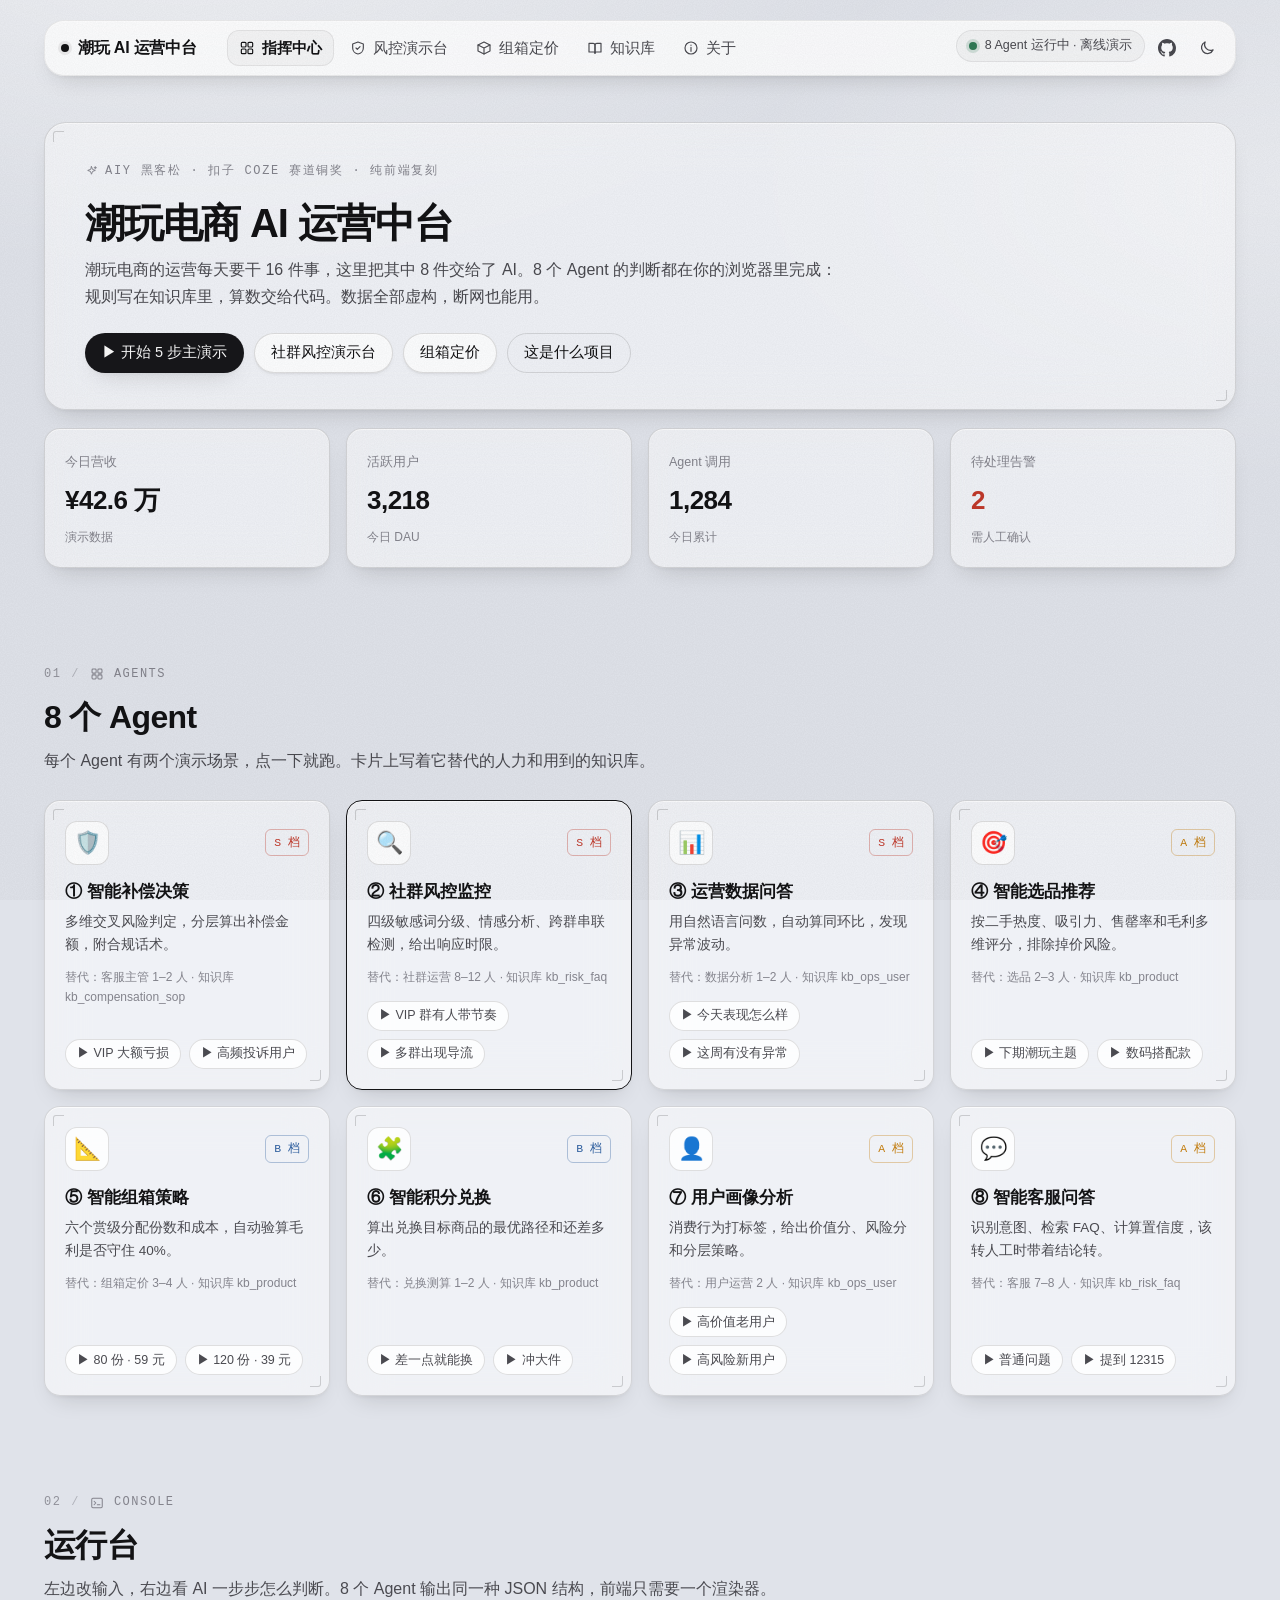
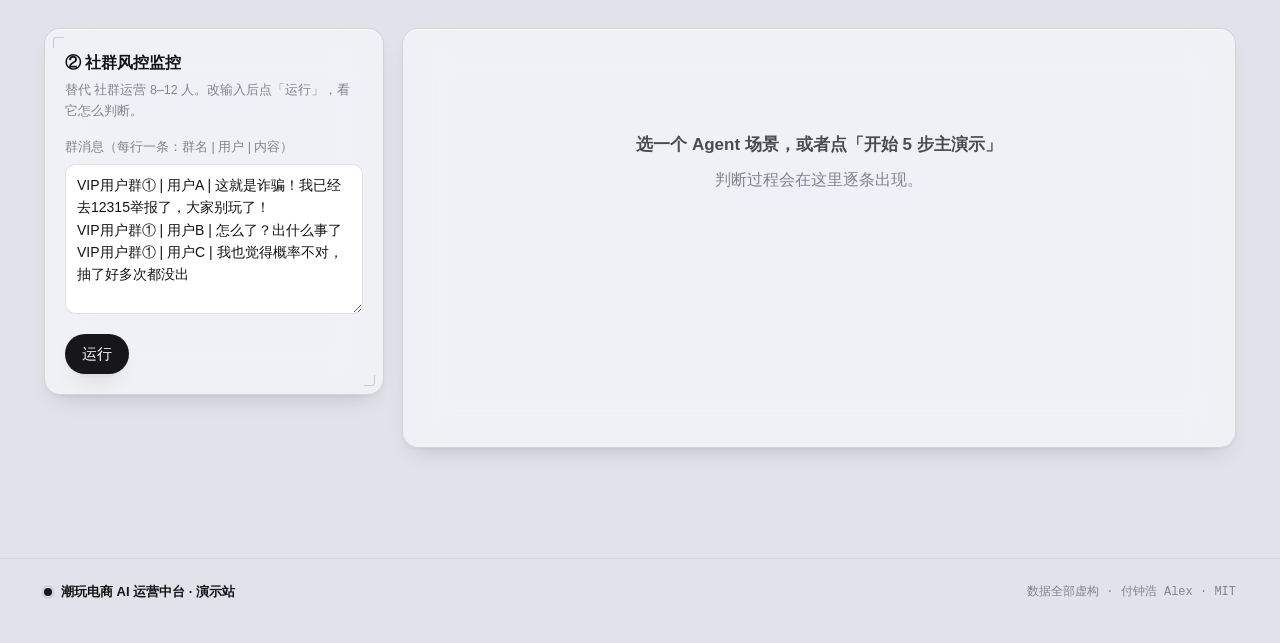
<file: index.html>
<!DOCTYPE html>
<html lang="zh-CN" class="no-js" data-theme="light">
<head>
<meta charset="utf-8">
<meta name="viewport" content="width=device-width, initial-scale=1">
<title>指挥中心 · 潮玩电商 AI 运营中台</title>
<meta name="description" content="潮玩电商 AI 运营中台演示站：8 个 Agent 的指挥中心，含 5 步主演示。纯前端、数据虚构、断网可用。">
<link rel="icon" href="data:image/svg+xml,%3Csvg xmlns='http://www.w3.org/2000/svg' viewBox='0 0 32 32'%3E%3Crect width='32' height='32' rx='9' fill='%2317171a'/%3E%3Ctext x='16' y='22' font-size='16' text-anchor='middle' fill='%23fafafa'%3E8%3C/text%3E%3C/svg%3E">
<script>(function(){var d=document.documentElement;d.classList.remove('no-js');try{var t=localStorage.getItem('theme');if(t!=='light'&&t!=='dark'){t=window.matchMedia&&window.matchMedia('(prefers-color-scheme: dark)').matches?'dark':'light'}d.setAttribute('data-theme',t)}catch(e){}})();</script>
<link rel="stylesheet" href="assets/css/style.css">
<link rel="stylesheet" href="assets/css/hub.css">
</head>
<body>
<header class="site-nav"><div class="container wide"><div class="bar">
<a class="brand" href="index.html"><span class="brand-dot"></span>潮玩 AI 运营中台</a>
<nav class="nav-links" aria-label="主导航"><a href="index.html" class="active" aria-current="page"><svg class="i" viewBox="0 0 24 24" aria-hidden="true"><rect x="3.5" y="3.5" width="7" height="7" rx="1.5"/><rect x="13.5" y="3.5" width="7" height="7" rx="1.5"/><rect x="3.5" y="13.5" width="7" height="7" rx="1.5"/><rect x="13.5" y="13.5" width="7" height="7" rx="1.5"/></svg><span>指挥中心</span></a><a href="risk.html"><svg class="i" viewBox="0 0 24 24" aria-hidden="true"><path d="M12 3l8 3v6c0 4.5-3.4 8.3-8 9-4.6-.7-8-4.5-8-9V6z"/><path d="M9 12l2 2 4-4"/></svg><span>风控演示台</span></a><a href="box.html"><svg class="i" viewBox="0 0 24 24" aria-hidden="true"><path d="M3 7.5 12 3l9 4.5v9L12 21l-9-4.5z"/><path d="M3 7.5 12 12l9-4.5M12 12v9"/></svg><span>组箱定价</span></a><a href="kb.html"><svg class="i" viewBox="0 0 24 24" aria-hidden="true"><path d="M3 5h6a3 3 0 0 1 3 3v12a2 2 0 0 0-2-2H3z"/><path d="M21 5h-6a3 3 0 0 0-3 3v12a2 2 0 0 1 2-2h7z"/></svg><span>知识库</span></a><a href="about.html"><svg class="i" viewBox="0 0 24 24" aria-hidden="true"><circle cx="12" cy="12" r="9"/><path d="M12 11v6M12 7.5v.5"/></svg><span>关于</span></a></nav>
<div class="nav-tools"><span class="status-pill"><span class="led"></span>8 Agent 运行中 · 离线演示</span>
<a class="icon-btn" href="https://github.com/zj85997-hash/chaowan-ai-ops-hub" target="_blank" rel="noopener" aria-label="GitHub"><svg class="i fill" viewBox="0 0 16 16" aria-hidden="true"><path d="M8 0C3.58 0 0 3.58 0 8c0 3.54 2.29 6.53 5.47 7.59.4.07.55-.17.55-.38 0-.19-.01-.82-.01-1.49-2.01.37-2.53-.49-2.69-.94-.09-.23-.48-.94-.82-1.13-.28-.15-.68-.52-.01-.53.63-.01 1.08.58 1.23.82.72 1.21 1.87.87 2.33.66.07-.52.28-.87.51-1.07-1.78-.2-3.64-.89-3.64-3.95 0-.87.31-1.59.82-2.15-.08-.2-.36-1.02.08-2.12 0 0 .67-.21 2.2.82.64-.18 1.32-.27 2-.27.68 0 1.36.09 2 .27 1.53-1.04 2.2-.82 2.2-.82.44 1.1.16 1.92.08 2.12.51.56.82 1.27.82 2.15 0 3.07-1.87 3.75-3.65 3.95.29.25.54.73.54 1.48 0 1.07-.01 1.93-.01 2.2 0 .21.15.46.55.38A8.013 8.013 0 0 0 16 8c0-4.42-3.58-8-8-8z"/></svg></a>
<button class="icon-btn theme-btn" type="button" data-theme-toggle aria-label="切换深浅色"><svg class="i moon" viewBox="0 0 24 24" aria-hidden="true"><path d="M20 14.5A8 8 0 0 1 9.5 4a8 8 0 1 0 10.5 10.5z"/></svg><svg class="i sun" viewBox="0 0 24 24" aria-hidden="true"><circle cx="12" cy="12" r="4"/><path d="M12 2v2M12 20v2M4.93 4.93l1.41 1.41M17.66 17.66l1.41 1.41M2 12h2M20 12h2M4.93 19.07l1.41-1.41M17.66 6.34l1.41-1.41"/></svg></button></div>
</div></div></header>
<main class="container wide">

<section class="intro glass corners gx reveal">
  <span class="kicker"><svg class="i" viewBox="0 0 24 24" aria-hidden="true"><path d="M12 3l1.9 5.1L19 10l-5.1 1.9L12 17l-1.9-5.1L5 10l5.1-1.9z"/><path d="M19 3v4M17 5h4"/></svg> AIY 黑客松 · 扣子 Coze 赛道铜奖 · 纯前端复刻</span>
  <h1>潮玩电商 AI 运营中台</h1>
  <p class="lead">潮玩电商的运营每天要干 16 件事，这里把其中 8 件交给了 AI。8 个 Agent 的判断都在你的浏览器里完成：规则写在知识库里，算数交给代码。数据全部虚构，断网也能用。</p>
  <div class="actions"><button class="btn solid" id="tour-start" type="button">▶ 开始 5 步主演示</button><a class="btn" href="risk.html">社群风控演示台</a><a class="btn" href="box.html">组箱定价</a><a class="btn ghost" href="about.html">这是什么项目</a></div>
</section>
<div class="kpis" id="kpis"></div>
<section class="tour glass" id="tour" aria-live="polite"><div class="tour-steps" id="tour-steps"></div><div class="tour-text"><p id="tour-desc"></p><button class="btn solid sm" id="tour-next" type="button">下一步 →</button></div></section>
<section class="section" id="agents-sec"><div class="eyebrow"><span class="num">01</span><span class="sep">/</span><svg class="i" viewBox="0 0 24 24" aria-hidden="true"><rect x="3.5" y="3.5" width="7" height="7" rx="1.5"/><rect x="13.5" y="3.5" width="7" height="7" rx="1.5"/><rect x="3.5" y="13.5" width="7" height="7" rx="1.5"/><rect x="13.5" y="13.5" width="7" height="7" rx="1.5"/></svg><span>Agents</span></div><h2>8 个 Agent</h2><p class="desc">每个 Agent 有两个演示场景，点一下就跑。卡片上写着它替代的人力和用到的知识库。</p><div class="agents" id="agents"></div></section>
<section class="section" id="console"><div class="eyebrow"><span class="num">02</span><span class="sep">/</span><svg class="i" viewBox="0 0 24 24" aria-hidden="true"><rect x="3" y="4" width="18" height="16" rx="2"/><path d="M7 9l3 3-3 3"/><path d="M12.5 15H17"/></svg><span>Console</span></div><h2>运行台</h2><p class="desc">左边改输入，右边看 AI 一步步怎么判断。8 个 Agent 输出同一种 JSON 结构，前端只需要一个渲染器。</p>
<div class="console"><div class="console-input glass corners"><h3 id="console-title"></h3><p class="hint" id="console-hint"></p><div id="console-form"></div><button class="btn solid" id="console-run" type="button">运行</button></div>
<div class="console-out glass" id="console-out"><div class="empty"><b>选一个 Agent 场景，或者点「开始 5 步主演示」</b>判断过程会在这里逐条出现。</div></div></div></section>

</main>
<footer class="site-foot"><div class="container wide">
<span class="left"><span class="brand-dot"></span>潮玩电商 AI 运营中台 · 演示站</span>
<span class="right">数据全部虚构 · <a href="https://zj85997-hash.github.io/">付钟浩 Alex</a> · MIT</span>
</div></footer>
<script src="assets/js/data.js"></script>
<script src="assets/js/engine.js"></script>
<script src="assets/js/ui.js"></script>
<script src="assets/js/hub.js"></script>
</body>
</html>
</file>
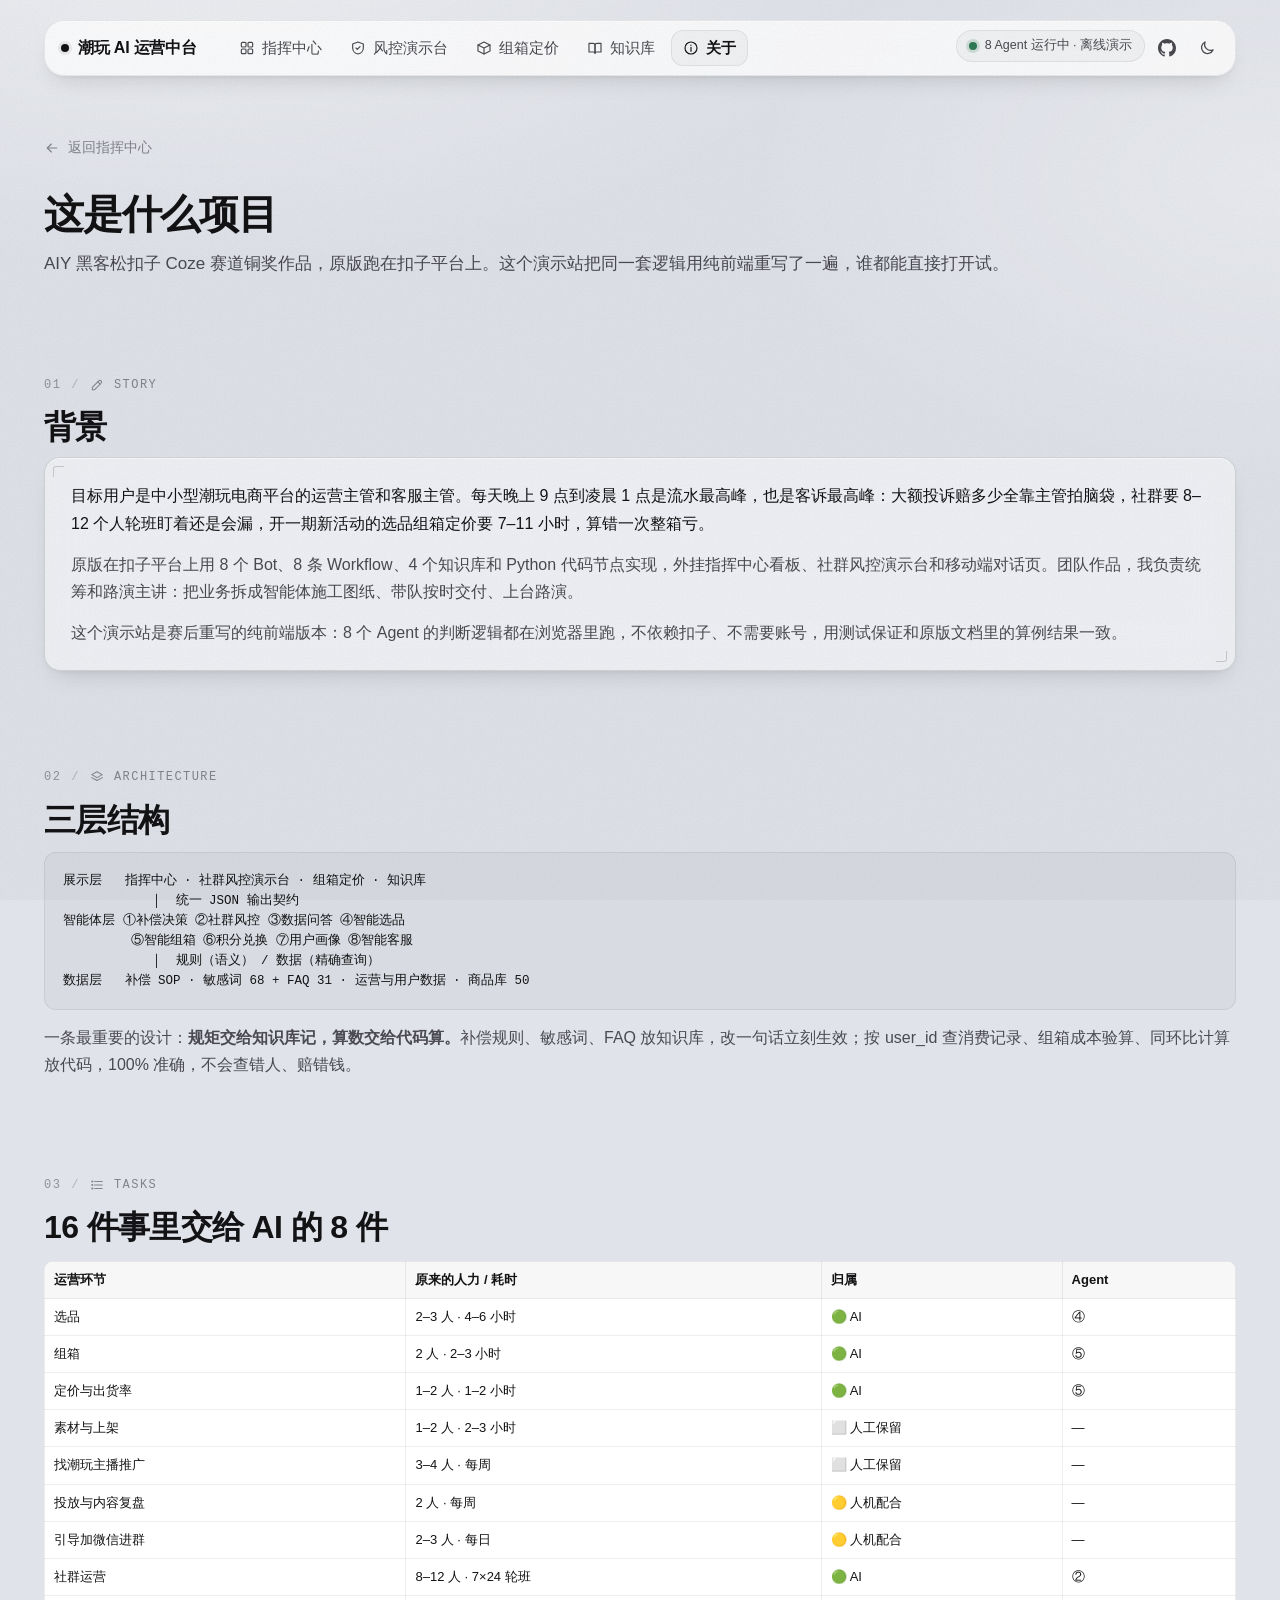
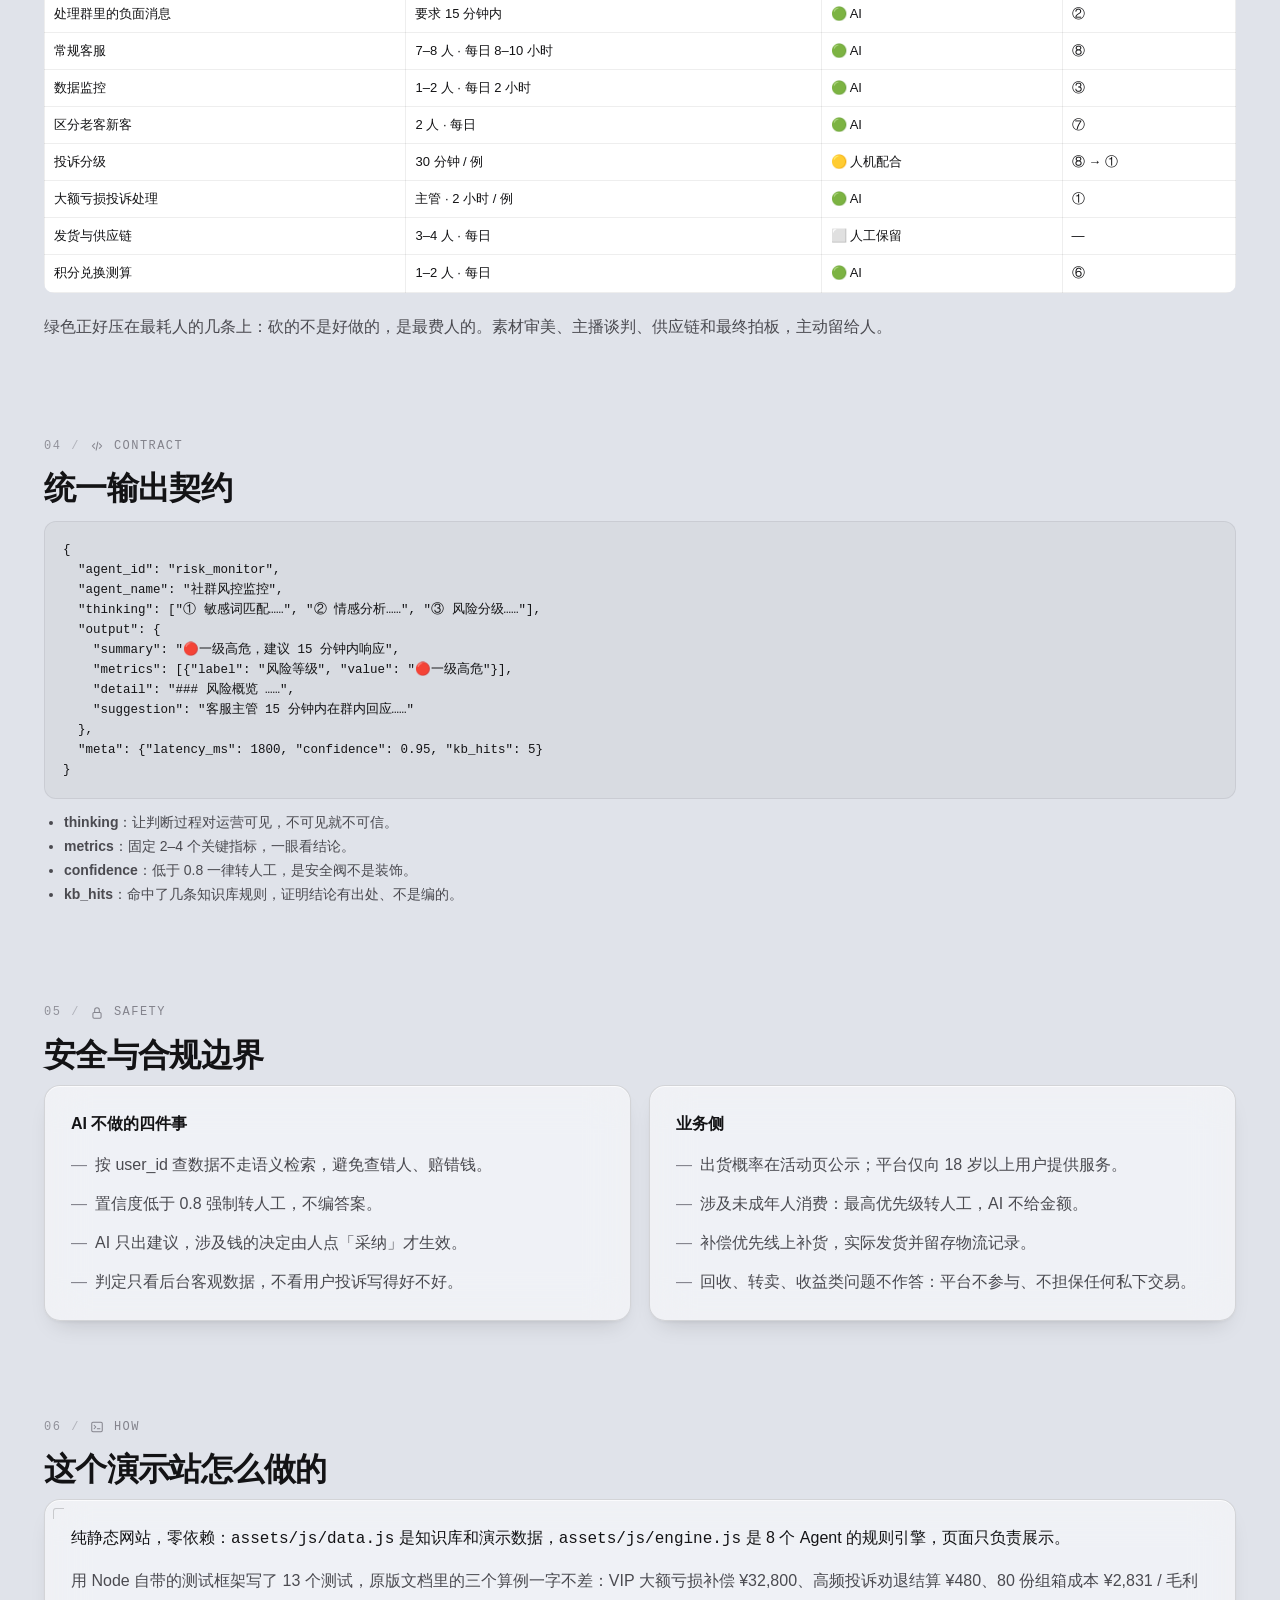
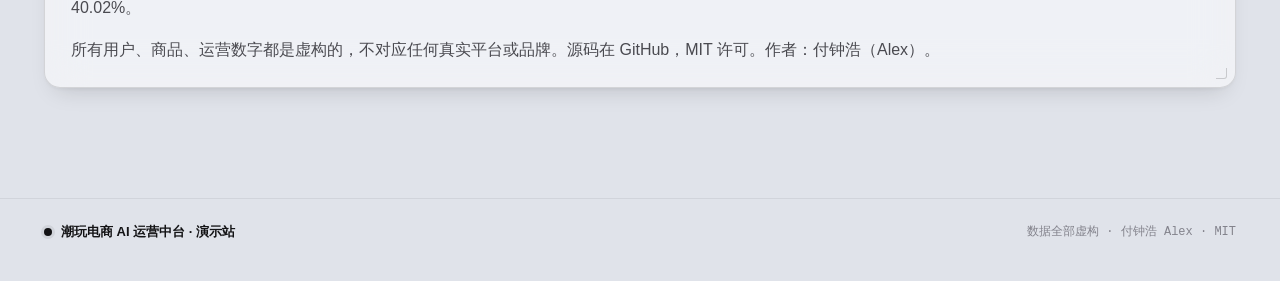
<file: about.html>
<!DOCTYPE html>
<html lang="zh-CN" class="no-js" data-theme="light">
<head>
<meta charset="utf-8">
<meta name="viewport" content="width=device-width, initial-scale=1">
<title>关于这个项目 · 潮玩电商 AI 运营中台</title>
<meta name="description" content="AIY 黑客松扣子 Coze 赛道铜奖作品的纯前端复刻：背景、架构、统一输出契约、安全与合规边界。">
<link rel="icon" href="data:image/svg+xml,%3Csvg xmlns='http://www.w3.org/2000/svg' viewBox='0 0 32 32'%3E%3Crect width='32' height='32' rx='9' fill='%2317171a'/%3E%3Ctext x='16' y='22' font-size='16' text-anchor='middle' fill='%23fafafa'%3E8%3C/text%3E%3C/svg%3E">
<script>(function(){var d=document.documentElement;d.classList.remove('no-js');try{var t=localStorage.getItem('theme');if(t!=='light'&&t!=='dark'){t=window.matchMedia&&window.matchMedia('(prefers-color-scheme: dark)').matches?'dark':'light'}d.setAttribute('data-theme',t)}catch(e){}})();</script>
<link rel="stylesheet" href="assets/css/style.css">
<link rel="stylesheet" href="assets/css/hub.css">
</head>
<body>
<header class="site-nav"><div class="container wide"><div class="bar">
<a class="brand" href="index.html"><span class="brand-dot"></span>潮玩 AI 运营中台</a>
<nav class="nav-links" aria-label="主导航"><a href="index.html"><svg class="i" viewBox="0 0 24 24" aria-hidden="true"><rect x="3.5" y="3.5" width="7" height="7" rx="1.5"/><rect x="13.5" y="3.5" width="7" height="7" rx="1.5"/><rect x="3.5" y="13.5" width="7" height="7" rx="1.5"/><rect x="13.5" y="13.5" width="7" height="7" rx="1.5"/></svg><span>指挥中心</span></a><a href="risk.html"><svg class="i" viewBox="0 0 24 24" aria-hidden="true"><path d="M12 3l8 3v6c0 4.5-3.4 8.3-8 9-4.6-.7-8-4.5-8-9V6z"/><path d="M9 12l2 2 4-4"/></svg><span>风控演示台</span></a><a href="box.html"><svg class="i" viewBox="0 0 24 24" aria-hidden="true"><path d="M3 7.5 12 3l9 4.5v9L12 21l-9-4.5z"/><path d="M3 7.5 12 12l9-4.5M12 12v9"/></svg><span>组箱定价</span></a><a href="kb.html"><svg class="i" viewBox="0 0 24 24" aria-hidden="true"><path d="M3 5h6a3 3 0 0 1 3 3v12a2 2 0 0 0-2-2H3z"/><path d="M21 5h-6a3 3 0 0 0-3 3v12a2 2 0 0 1 2-2h7z"/></svg><span>知识库</span></a><a href="about.html" class="active" aria-current="page"><svg class="i" viewBox="0 0 24 24" aria-hidden="true"><circle cx="12" cy="12" r="9"/><path d="M12 11v6M12 7.5v.5"/></svg><span>关于</span></a></nav>
<div class="nav-tools"><span class="status-pill"><span class="led"></span>8 Agent 运行中 · 离线演示</span>
<a class="icon-btn" href="https://github.com/zj85997-hash/chaowan-ai-ops-hub" target="_blank" rel="noopener" aria-label="GitHub"><svg class="i fill" viewBox="0 0 16 16" aria-hidden="true"><path d="M8 0C3.58 0 0 3.58 0 8c0 3.54 2.29 6.53 5.47 7.59.4.07.55-.17.55-.38 0-.19-.01-.82-.01-1.49-2.01.37-2.53-.49-2.69-.94-.09-.23-.48-.94-.82-1.13-.28-.15-.68-.52-.01-.53.63-.01 1.08.58 1.23.82.72 1.21 1.87.87 2.33.66.07-.52.28-.87.51-1.07-1.78-.2-3.64-.89-3.64-3.95 0-.87.31-1.59.82-2.15-.08-.2-.36-1.02.08-2.12 0 0 .67-.21 2.2.82.64-.18 1.32-.27 2-.27.68 0 1.36.09 2 .27 1.53-1.04 2.2-.82 2.2-.82.44 1.1.16 1.92.08 2.12.51.56.82 1.27.82 2.15 0 3.07-1.87 3.75-3.65 3.95.29.25.54.73.54 1.48 0 1.07-.01 1.93-.01 2.2 0 .21.15.46.55.38A8.013 8.013 0 0 0 16 8c0-4.42-3.58-8-8-8z"/></svg></a>
<button class="icon-btn theme-btn" type="button" data-theme-toggle aria-label="切换深浅色"><svg class="i moon" viewBox="0 0 24 24" aria-hidden="true"><path d="M20 14.5A8 8 0 0 1 9.5 4a8 8 0 1 0 10.5 10.5z"/></svg><svg class="i sun" viewBox="0 0 24 24" aria-hidden="true"><circle cx="12" cy="12" r="4"/><path d="M12 2v2M12 20v2M4.93 4.93l1.41 1.41M17.66 17.66l1.41 1.41M2 12h2M20 12h2M4.93 19.07l1.41-1.41M17.66 6.34l1.41-1.41"/></svg></button></div>
</div></div></header>
<main class="container wide">

<div class="page-head"><a class="back" href="index.html"><svg class="i" viewBox="0 0 24 24" aria-hidden="true"><path d="M19 12H5"/><path d="M11 6l-6 6 6 6"/></svg>返回指挥中心</a><h1>这是什么项目</h1><p class="desc">AIY 黑客松扣子 Coze 赛道铜奖作品，原版跑在扣子平台上。这个演示站把同一套逻辑用纯前端重写了一遍，谁都能直接打开试。</p></div>
<section class="section"><div class="eyebrow"><span class="num">01</span><span class="sep">/</span><svg class="i" viewBox="0 0 24 24" aria-hidden="true"><path d="M4 20h4L19 9a2.83 2.83 0 0 0-4-4L4 16z"/><path d="M13.5 6.5l4 4"/></svg><span>Story</span></div><h2>背景</h2>
<div class="story-card glass corners"><p>目标用户是中小型潮玩电商平台的运营主管和客服主管。每天晚上 9 点到凌晨 1 点是流水最高峰，也是客诉最高峰：大额投诉赔多少全靠主管拍脑袋，社群要 8–12 个人轮班盯着还是会漏，开一期新活动的选品组箱定价要 7–11 小时，算错一次整箱亏。</p>
<p>原版在扣子平台上用 8 个 Bot、8 条 Workflow、4 个知识库和 Python 代码节点实现，外挂指挥中心看板、社群风控演示台和移动端对话页。团队作品，我负责统筹和路演主讲：把业务拆成智能体施工图纸、带队按时交付、上台路演。</p>
<p>这个演示站是赛后重写的纯前端版本：8 个 Agent 的判断逻辑都在浏览器里跑，不依赖扣子、不需要账号，用测试保证和原版文档里的算例结果一致。</p></div></section>
<section class="section"><div class="eyebrow"><span class="num">02</span><span class="sep">/</span><svg class="i" viewBox="0 0 24 24" aria-hidden="true"><path d="M12 3 3 8l9 5 9-5z"/><path d="M3 13l9 5 9-5"/></svg><span>Architecture</span></div><h2>三层结构</h2>
<pre class="arch">展示层   指挥中心 · 社群风控演示台 · 组箱定价 · 知识库
            │  统一 JSON 输出契约
智能体层 ①补偿决策 ②社群风控 ③数据问答 ④智能选品
         ⑤智能组箱 ⑥积分兑换 ⑦用户画像 ⑧智能客服
            │  规则（语义） / 数据（精确查询）
数据层   补偿 SOP · 敏感词 68 + FAQ 31 · 运营与用户数据 · 商品库 50</pre>
<p class="desc" style="margin-top:14px">一条最重要的设计：<b>规矩交给知识库记，算数交给代码算。</b>补偿规则、敏感词、FAQ 放知识库，改一句话立刻生效；按 user_id 查消费记录、组箱成本验算、同环比计算放代码，100% 准确，不会查错人、赔错钱。</p></section>
<section class="section"><div class="eyebrow"><span class="num">03</span><span class="sep">/</span><svg class="i" viewBox="0 0 24 24" aria-hidden="true"><path d="M8 6h13M8 12h13M8 18h13"/><circle cx="4" cy="6" r="1"/><circle cx="4" cy="12" r="1"/><circle cx="4" cy="18" r="1"/></svg><span>Tasks</span></div><h2>16 件事里交给 AI 的 8 件</h2>
<div class="md"><div class="tablewrap"><table class="task-table"><thead><tr><th>运营环节</th><th>原来的人力 / 耗时</th><th>归属</th><th>Agent</th></tr></thead><tbody><tr><td>选品</td><td>2–3 人 · 4–6 小时</td><td>🟢 AI</td><td>④</td></tr><tr><td>组箱</td><td>2 人 · 2–3 小时</td><td>🟢 AI</td><td>⑤</td></tr><tr><td>定价与出货率</td><td>1–2 人 · 1–2 小时</td><td>🟢 AI</td><td>⑤</td></tr><tr><td>素材与上架</td><td>1–2 人 · 2–3 小时</td><td>⬜ 人工保留</td><td>—</td></tr><tr><td>找潮玩主播推广</td><td>3–4 人 · 每周</td><td>⬜ 人工保留</td><td>—</td></tr><tr><td>投放与内容复盘</td><td>2 人 · 每周</td><td>🟡 人机配合</td><td>—</td></tr><tr><td>引导加微信进群</td><td>2–3 人 · 每日</td><td>🟡 人机配合</td><td>—</td></tr><tr><td>社群运营</td><td>8–12 人 · 7×24 轮班</td><td>🟢 AI</td><td>②</td></tr><tr><td>处理群里的负面消息</td><td>要求 15 分钟内</td><td>🟢 AI</td><td>②</td></tr><tr><td>常规客服</td><td>7–8 人 · 每日 8–10 小时</td><td>🟢 AI</td><td>⑧</td></tr><tr><td>数据监控</td><td>1–2 人 · 每日 2 小时</td><td>🟢 AI</td><td>③</td></tr><tr><td>区分老客新客</td><td>2 人 · 每日</td><td>🟢 AI</td><td>⑦</td></tr><tr><td>投诉分级</td><td>30 分钟 / 例</td><td>🟡 人机配合</td><td>⑧ → ①</td></tr><tr><td>大额亏损投诉处理</td><td>主管 · 2 小时 / 例</td><td>🟢 AI</td><td>①</td></tr><tr><td>发货与供应链</td><td>3–4 人 · 每日</td><td>⬜ 人工保留</td><td>—</td></tr><tr><td>积分兑换测算</td><td>1–2 人 · 每日</td><td>🟢 AI</td><td>⑥</td></tr></tbody></table></div></div>
<p class="desc" style="margin-top:12px">绿色正好压在最耗人的几条上：砍的不是好做的，是最费人的。素材审美、主播谈判、供应链和最终拍板，主动留给人。</p></section>
<section class="section"><div class="eyebrow"><span class="num">04</span><span class="sep">/</span><svg class="i" viewBox="0 0 24 24" aria-hidden="true"><path d="M8 8l-4 4 4 4"/><path d="M16 8l4 4-4 4"/><path d="M13.5 5l-3 14"/></svg><span>Contract</span></div><h2>统一输出契约</h2>
<pre class="arch">{
  "agent_id": "risk_monitor",
  "agent_name": "社群风控监控",
  "thinking": ["① 敏感词匹配……", "② 情感分析……", "③ 风险分级……"],
  "output": {
    "summary": "🔴一级高危，建议 15 分钟内响应",
    "metrics": [{"label": "风险等级", "value": "🔴一级高危"}],
    "detail": "### 风险概览 ……",
    "suggestion": "客服主管 15 分钟内在群内回应……"
  },
  "meta": {"latency_ms": 1800, "confidence": 0.95, "kb_hits": 5}
}</pre>
<div class="md" style="margin-top:12px"><ul><li><b>thinking</b>：让判断过程对运营可见，不可见就不可信。</li><li><b>metrics</b>：固定 2–4 个关键指标，一眼看结论。</li><li><b>confidence</b>：低于 0.8 一律转人工，是安全阀不是装饰。</li><li><b>kb_hits</b>：命中了几条知识库规则，证明结论有出处、不是编的。</li></ul></div></section>
<section class="section"><div class="eyebrow"><span class="num">05</span><span class="sep">/</span><svg class="i" viewBox="0 0 24 24" aria-hidden="true"><rect x="5" y="11" width="14" height="10" rx="2"/><path d="M8 11V7a4 4 0 0 1 8 0v4"/></svg><span>Safety</span></div><h2>安全与合规边界</h2>
<div class="grid c2">
<div class="story-card glass"><p><b>AI 不做的四件事</b></p><ul class="dash-list"><li>按 user_id 查数据不走语义检索，避免查错人、赔错钱。</li><li>置信度低于 0.8 强制转人工，不编答案。</li><li>AI 只出建议，涉及钱的决定由人点「采纳」才生效。</li><li>判定只看后台客观数据，不看用户投诉写得好不好。</li></ul></div>
<div class="story-card glass"><p><b>业务侧</b></p><ul class="dash-list"><li>出货概率在活动页公示；平台仅向 18 岁以上用户提供服务。</li><li>涉及未成年人消费：最高优先级转人工，AI 不给金额。</li><li>补偿优先线上补货，实际发货并留存物流记录。</li><li>回收、转卖、收益类问题不作答：平台不参与、不担保任何私下交易。</li></ul></div>
</div></section>
<section class="section"><div class="eyebrow"><span class="num">06</span><span class="sep">/</span><svg class="i" viewBox="0 0 24 24" aria-hidden="true"><rect x="3" y="4" width="18" height="16" rx="2"/><path d="M7 9l3 3-3 3"/><path d="M12.5 15H17"/></svg><span>How</span></div><h2>这个演示站怎么做的</h2>
<div class="story-card glass corners"><p>纯静态网站，零依赖：<code>assets/js/data.js</code> 是知识库和演示数据，<code>assets/js/engine.js</code> 是 8 个 Agent 的规则引擎，页面只负责展示。</p>
<p>用 Node 自带的测试框架写了 13 个测试，原版文档里的三个算例一字不差：VIP 大额亏损补偿 ¥32,800、高频投诉劝退结算 ¥480、80 份组箱成本 ¥2,831 / 毛利 40.02%。</p>
<p>所有用户、商品、运营数字都是虚构的，不对应任何真实平台或品牌。源码在 <a href="https://github.com/zj85997-hash/chaowan-ai-ops-hub">GitHub</a>，MIT 许可。作者：<a href="https://zj85997-hash.github.io/">付钟浩（Alex）</a>。</p></div></section>

</main>
<footer class="site-foot"><div class="container wide">
<span class="left"><span class="brand-dot"></span>潮玩电商 AI 运营中台 · 演示站</span>
<span class="right">数据全部虚构 · <a href="https://zj85997-hash.github.io/">付钟浩 Alex</a> · MIT</span>
</div></footer>
<script src="assets/js/data.js"></script>
<script src="assets/js/engine.js"></script>
<script src="assets/js/ui.js"></script>
</body>
</html>
</file>
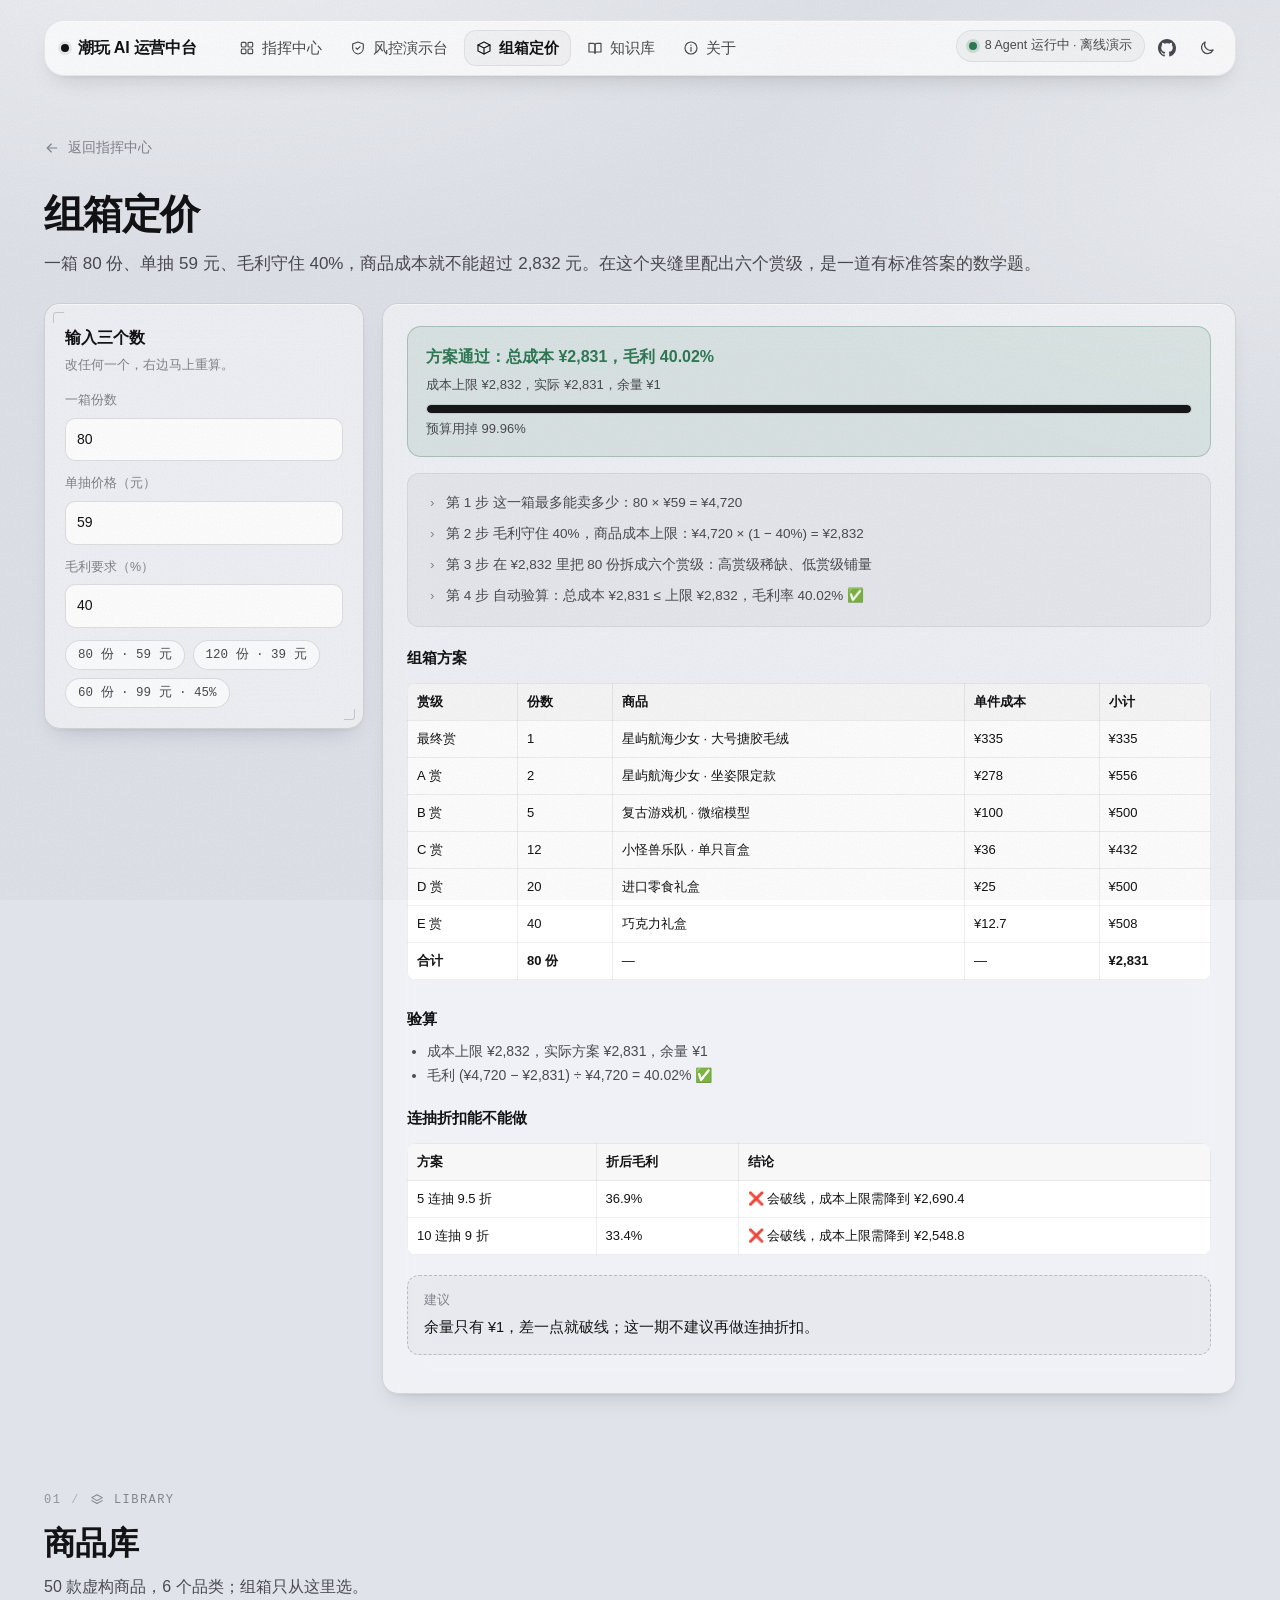
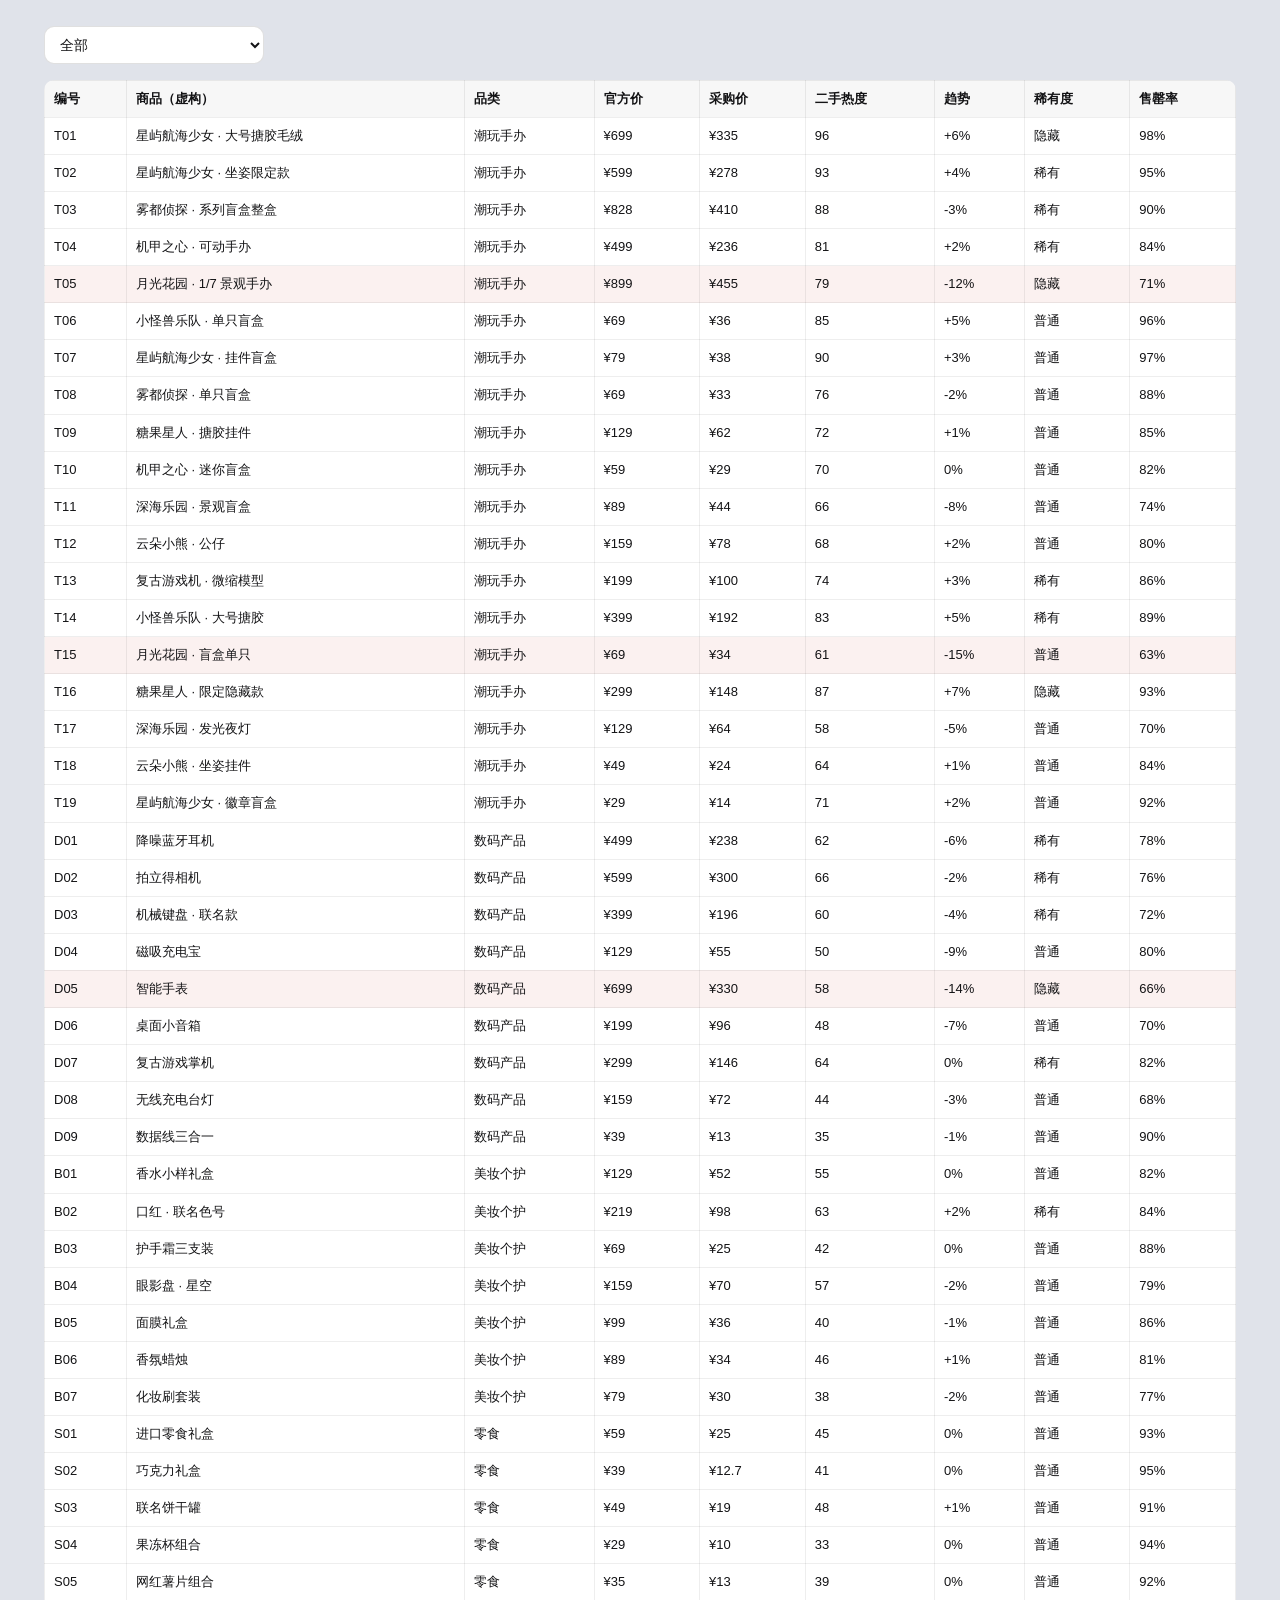
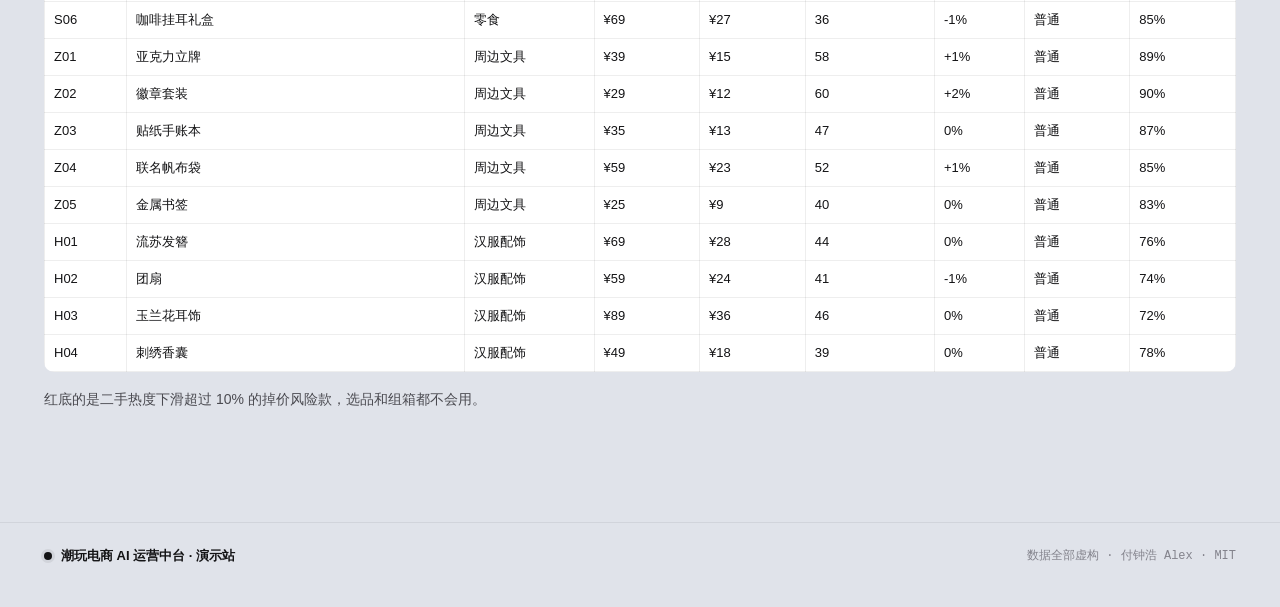
<file: box.html>
<!DOCTYPE html>
<html lang="zh-CN" class="no-js" data-theme="light">
<head>
<meta charset="utf-8">
<meta name="viewport" content="width=device-width, initial-scale=1">
<title>组箱定价 · 潮玩电商 AI 运营中台</title>
<meta name="description" content="输入份数、单价和毛利线，实时配出六个赏级并验算成本上限。">
<link rel="icon" href="data:image/svg+xml,%3Csvg xmlns='http://www.w3.org/2000/svg' viewBox='0 0 32 32'%3E%3Crect width='32' height='32' rx='9' fill='%2317171a'/%3E%3Ctext x='16' y='22' font-size='16' text-anchor='middle' fill='%23fafafa'%3E8%3C/text%3E%3C/svg%3E">
<script>(function(){var d=document.documentElement;d.classList.remove('no-js');try{var t=localStorage.getItem('theme');if(t!=='light'&&t!=='dark'){t=window.matchMedia&&window.matchMedia('(prefers-color-scheme: dark)').matches?'dark':'light'}d.setAttribute('data-theme',t)}catch(e){}})();</script>
<link rel="stylesheet" href="assets/css/style.css">
<link rel="stylesheet" href="assets/css/hub.css">
</head>
<body>
<header class="site-nav"><div class="container wide"><div class="bar">
<a class="brand" href="index.html"><span class="brand-dot"></span>潮玩 AI 运营中台</a>
<nav class="nav-links" aria-label="主导航"><a href="index.html"><svg class="i" viewBox="0 0 24 24" aria-hidden="true"><rect x="3.5" y="3.5" width="7" height="7" rx="1.5"/><rect x="13.5" y="3.5" width="7" height="7" rx="1.5"/><rect x="3.5" y="13.5" width="7" height="7" rx="1.5"/><rect x="13.5" y="13.5" width="7" height="7" rx="1.5"/></svg><span>指挥中心</span></a><a href="risk.html"><svg class="i" viewBox="0 0 24 24" aria-hidden="true"><path d="M12 3l8 3v6c0 4.5-3.4 8.3-8 9-4.6-.7-8-4.5-8-9V6z"/><path d="M9 12l2 2 4-4"/></svg><span>风控演示台</span></a><a href="box.html" class="active" aria-current="page"><svg class="i" viewBox="0 0 24 24" aria-hidden="true"><path d="M3 7.5 12 3l9 4.5v9L12 21l-9-4.5z"/><path d="M3 7.5 12 12l9-4.5M12 12v9"/></svg><span>组箱定价</span></a><a href="kb.html"><svg class="i" viewBox="0 0 24 24" aria-hidden="true"><path d="M3 5h6a3 3 0 0 1 3 3v12a2 2 0 0 0-2-2H3z"/><path d="M21 5h-6a3 3 0 0 0-3 3v12a2 2 0 0 1 2-2h7z"/></svg><span>知识库</span></a><a href="about.html"><svg class="i" viewBox="0 0 24 24" aria-hidden="true"><circle cx="12" cy="12" r="9"/><path d="M12 11v6M12 7.5v.5"/></svg><span>关于</span></a></nav>
<div class="nav-tools"><span class="status-pill"><span class="led"></span>8 Agent 运行中 · 离线演示</span>
<a class="icon-btn" href="https://github.com/zj85997-hash/chaowan-ai-ops-hub" target="_blank" rel="noopener" aria-label="GitHub"><svg class="i fill" viewBox="0 0 16 16" aria-hidden="true"><path d="M8 0C3.58 0 0 3.58 0 8c0 3.54 2.29 6.53 5.47 7.59.4.07.55-.17.55-.38 0-.19-.01-.82-.01-1.49-2.01.37-2.53-.49-2.69-.94-.09-.23-.48-.94-.82-1.13-.28-.15-.68-.52-.01-.53.63-.01 1.08.58 1.23.82.72 1.21 1.87.87 2.33.66.07-.52.28-.87.51-1.07-1.78-.2-3.64-.89-3.64-3.95 0-.87.31-1.59.82-2.15-.08-.2-.36-1.02.08-2.12 0 0 .67-.21 2.2.82.64-.18 1.32-.27 2-.27.68 0 1.36.09 2 .27 1.53-1.04 2.2-.82 2.2-.82.44 1.1.16 1.92.08 2.12.51.56.82 1.27.82 2.15 0 3.07-1.87 3.75-3.65 3.95.29.25.54.73.54 1.48 0 1.07-.01 1.93-.01 2.2 0 .21.15.46.55.38A8.013 8.013 0 0 0 16 8c0-4.42-3.58-8-8-8z"/></svg></a>
<button class="icon-btn theme-btn" type="button" data-theme-toggle aria-label="切换深浅色"><svg class="i moon" viewBox="0 0 24 24" aria-hidden="true"><path d="M20 14.5A8 8 0 0 1 9.5 4a8 8 0 1 0 10.5 10.5z"/></svg><svg class="i sun" viewBox="0 0 24 24" aria-hidden="true"><circle cx="12" cy="12" r="4"/><path d="M12 2v2M12 20v2M4.93 4.93l1.41 1.41M17.66 17.66l1.41 1.41M2 12h2M20 12h2M4.93 19.07l1.41-1.41M17.66 6.34l1.41-1.41"/></svg></button></div>
</div></div></header>
<main class="container wide">

<div class="page-head"><a class="back" href="index.html"><svg class="i" viewBox="0 0 24 24" aria-hidden="true"><path d="M19 12H5"/><path d="M11 6l-6 6 6 6"/></svg>返回指挥中心</a><h1>组箱定价</h1><p class="desc">一箱 80 份、单抽 59 元、毛利守住 40%，商品成本就不能超过 2,832 元。在这个夹缝里配出六个赏级，是一道有标准答案的数学题。</p></div>
<div class="box-layout">
<div class="console-input glass corners"><h3>输入三个数</h3><p class="hint">改任何一个，右边马上重算。</p>
<div class="field"><label for="slots">一箱份数</label><input id="slots" type="number" min="20" max="300" value="80"></div>
<div class="field"><label for="price">单抽价格（元）</label><input id="price" type="number" min="5" value="59"></div>
<div class="field"><label for="margin">毛利要求（%）</label><input id="margin" type="number" min="0" max="80" value="40"></div>
<div class="chips"><button class="chip" type="button" data-preset="80,59,40">80 份 · 59 元</button><button class="chip" type="button" data-preset="120,39,40">120 份 · 39 元</button><button class="chip" type="button" data-preset="60,99,45">60 份 · 99 元 · 45%</button></div></div>
<div class="console-out glass"><div id="verdict"></div><ol class="thinking" id="thinking"></ol><div class="md" id="detail"></div></div>
</div>
<section class="section"><div class="eyebrow"><span class="num">01</span><span class="sep">/</span><svg class="i" viewBox="0 0 24 24" aria-hidden="true"><path d="M12 3 3 8l9 5 9-5z"/><path d="M3 13l9 5 9-5"/></svg><span>Library</span></div><h2>商品库</h2><p class="desc">50 款虚构商品，6 个品类；组箱只从这里选。</p><div class="field" style="max-width:220px"><select id="cat" aria-label="品类"></select></div><div class="md" id="lib"></div></section>

</main>
<footer class="site-foot"><div class="container wide">
<span class="left"><span class="brand-dot"></span>潮玩电商 AI 运营中台 · 演示站</span>
<span class="right">数据全部虚构 · <a href="https://zj85997-hash.github.io/">付钟浩 Alex</a> · MIT</span>
</div></footer>
<script src="assets/js/data.js"></script>
<script src="assets/js/engine.js"></script>
<script src="assets/js/ui.js"></script>
<script src="assets/js/box.js"></script>
</body>
</html>
</file>
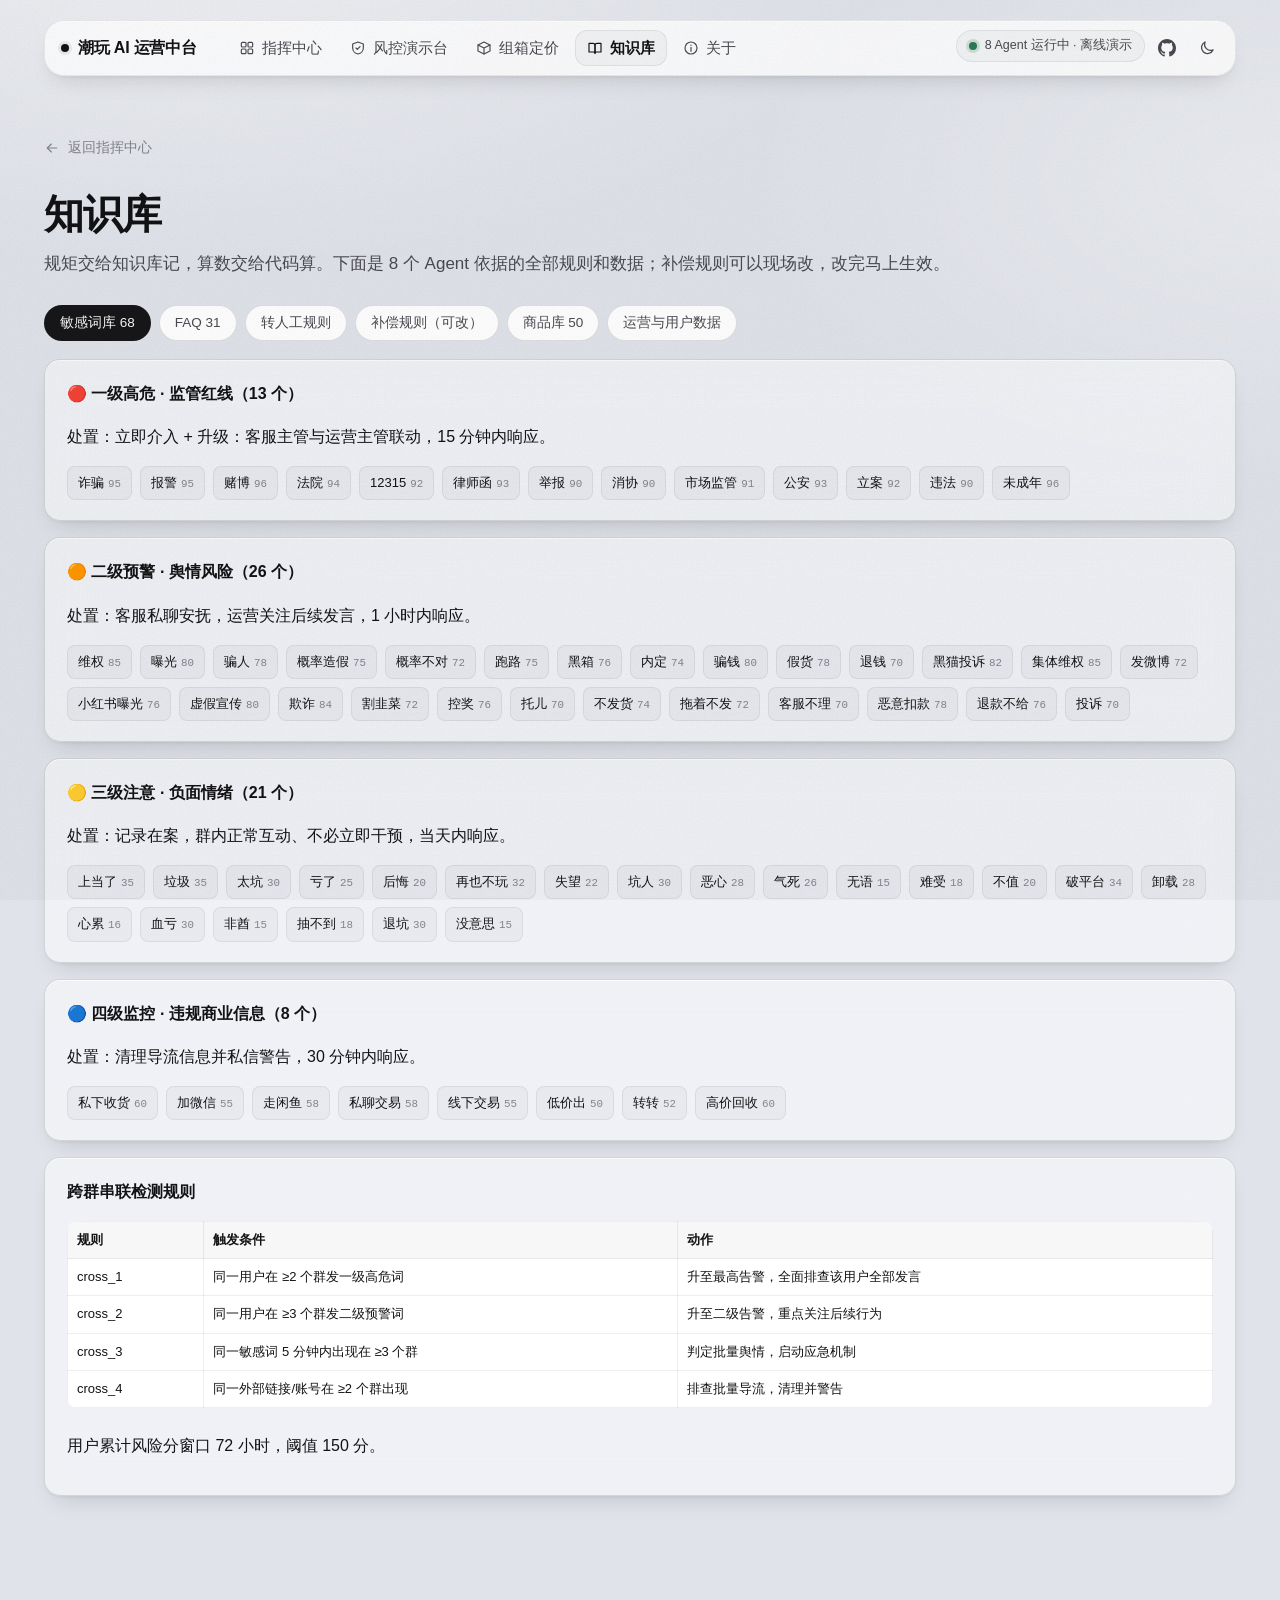
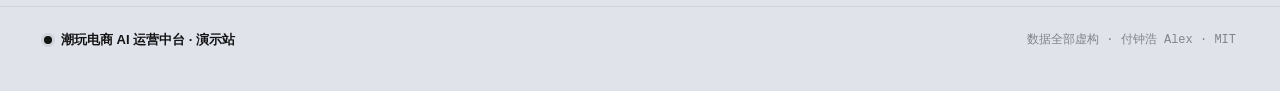
<file: kb.html>
<!DOCTYPE html>
<html lang="zh-CN" class="no-js" data-theme="light">
<head>
<meta charset="utf-8">
<meta name="viewport" content="width=device-width, initial-scale=1">
<title>知识库 · 潮玩电商 AI 运营中台</title>
<meta name="description" content="8 个 Agent 依据的全部规则和数据，补偿规则可以现场修改。">
<link rel="icon" href="data:image/svg+xml,%3Csvg xmlns='http://www.w3.org/2000/svg' viewBox='0 0 32 32'%3E%3Crect width='32' height='32' rx='9' fill='%2317171a'/%3E%3Ctext x='16' y='22' font-size='16' text-anchor='middle' fill='%23fafafa'%3E8%3C/text%3E%3C/svg%3E">
<script>(function(){var d=document.documentElement;d.classList.remove('no-js');try{var t=localStorage.getItem('theme');if(t!=='light'&&t!=='dark'){t=window.matchMedia&&window.matchMedia('(prefers-color-scheme: dark)').matches?'dark':'light'}d.setAttribute('data-theme',t)}catch(e){}})();</script>
<link rel="stylesheet" href="assets/css/style.css">
<link rel="stylesheet" href="assets/css/hub.css">
</head>
<body>
<header class="site-nav"><div class="container wide"><div class="bar">
<a class="brand" href="index.html"><span class="brand-dot"></span>潮玩 AI 运营中台</a>
<nav class="nav-links" aria-label="主导航"><a href="index.html"><svg class="i" viewBox="0 0 24 24" aria-hidden="true"><rect x="3.5" y="3.5" width="7" height="7" rx="1.5"/><rect x="13.5" y="3.5" width="7" height="7" rx="1.5"/><rect x="3.5" y="13.5" width="7" height="7" rx="1.5"/><rect x="13.5" y="13.5" width="7" height="7" rx="1.5"/></svg><span>指挥中心</span></a><a href="risk.html"><svg class="i" viewBox="0 0 24 24" aria-hidden="true"><path d="M12 3l8 3v6c0 4.5-3.4 8.3-8 9-4.6-.7-8-4.5-8-9V6z"/><path d="M9 12l2 2 4-4"/></svg><span>风控演示台</span></a><a href="box.html"><svg class="i" viewBox="0 0 24 24" aria-hidden="true"><path d="M3 7.5 12 3l9 4.5v9L12 21l-9-4.5z"/><path d="M3 7.5 12 12l9-4.5M12 12v9"/></svg><span>组箱定价</span></a><a href="kb.html" class="active" aria-current="page"><svg class="i" viewBox="0 0 24 24" aria-hidden="true"><path d="M3 5h6a3 3 0 0 1 3 3v12a2 2 0 0 0-2-2H3z"/><path d="M21 5h-6a3 3 0 0 0-3 3v12a2 2 0 0 1 2-2h7z"/></svg><span>知识库</span></a><a href="about.html"><svg class="i" viewBox="0 0 24 24" aria-hidden="true"><circle cx="12" cy="12" r="9"/><path d="M12 11v6M12 7.5v.5"/></svg><span>关于</span></a></nav>
<div class="nav-tools"><span class="status-pill"><span class="led"></span>8 Agent 运行中 · 离线演示</span>
<a class="icon-btn" href="https://github.com/zj85997-hash/chaowan-ai-ops-hub" target="_blank" rel="noopener" aria-label="GitHub"><svg class="i fill" viewBox="0 0 16 16" aria-hidden="true"><path d="M8 0C3.58 0 0 3.58 0 8c0 3.54 2.29 6.53 5.47 7.59.4.07.55-.17.55-.38 0-.19-.01-.82-.01-1.49-2.01.37-2.53-.49-2.69-.94-.09-.23-.48-.94-.82-1.13-.28-.15-.68-.52-.01-.53.63-.01 1.08.58 1.23.82.72 1.21 1.87.87 2.33.66.07-.52.28-.87.51-1.07-1.78-.2-3.64-.89-3.64-3.95 0-.87.31-1.59.82-2.15-.08-.2-.36-1.02.08-2.12 0 0 .67-.21 2.2.82.64-.18 1.32-.27 2-.27.68 0 1.36.09 2 .27 1.53-1.04 2.2-.82 2.2-.82.44 1.1.16 1.92.08 2.12.51.56.82 1.27.82 2.15 0 3.07-1.87 3.75-3.65 3.95.29.25.54.73.54 1.48 0 1.07-.01 1.93-.01 2.2 0 .21.15.46.55.38A8.013 8.013 0 0 0 16 8c0-4.42-3.58-8-8-8z"/></svg></a>
<button class="icon-btn theme-btn" type="button" data-theme-toggle aria-label="切换深浅色"><svg class="i moon" viewBox="0 0 24 24" aria-hidden="true"><path d="M20 14.5A8 8 0 0 1 9.5 4a8 8 0 1 0 10.5 10.5z"/></svg><svg class="i sun" viewBox="0 0 24 24" aria-hidden="true"><circle cx="12" cy="12" r="4"/><path d="M12 2v2M12 20v2M4.93 4.93l1.41 1.41M17.66 17.66l1.41 1.41M2 12h2M20 12h2M4.93 19.07l1.41-1.41M17.66 6.34l1.41-1.41"/></svg></button></div>
</div></div></header>
<main class="container wide">

<div class="page-head"><a class="back" href="index.html"><svg class="i" viewBox="0 0 24 24" aria-hidden="true"><path d="M19 12H5"/><path d="M11 6l-6 6 6 6"/></svg>返回指挥中心</a><h1>知识库</h1><p class="desc">规矩交给知识库记，算数交给代码算。下面是 8 个 Agent 依据的全部规则和数据；补偿规则可以现场改，改完马上生效。</p></div>
<div class="tabs" role="tablist"><button class="on" type="button" data-pane="pane-words">敏感词库 68</button><button type="button" data-pane="pane-faq">FAQ 31</button><button type="button" data-pane="pane-esc">转人工规则</button><button type="button" data-pane="pane-sop">补偿规则（可改）</button><button type="button" data-pane="pane-products">商品库 50</button><button type="button" data-pane="pane-ops">运营与用户数据</button></div>
<div class="kb-pane on" id="pane-words"></div>
<div class="kb-pane" id="pane-faq"></div>
<div class="kb-pane" id="pane-esc"></div>
<div class="kb-pane" id="pane-sop"><div class="kb-card glass"><h3>补偿分层标准</h3><p class="hint">改一个数字，点保存，指挥中心里的 ① 立刻按新规则算。以前改一次补偿尺度要改代码、重新上线。</p><div class="sop-form" id="sop-form"></div>
<div style="display:flex;gap:10px;flex-wrap:wrap;align-items:center"><button class="btn solid sm" id="sop-save" type="button">保存并生效</button><button class="btn sm" id="sop-reset" type="button">恢复默认</button><span class="hint" id="sop-note"></span></div>
<div id="sop-preview" style="margin-top:16px"></div></div><div id="pane-sop-static"></div></div>
<div class="kb-pane" id="pane-products"></div>
<div class="kb-pane" id="pane-ops"></div>

</main>
<footer class="site-foot"><div class="container wide">
<span class="left"><span class="brand-dot"></span>潮玩电商 AI 运营中台 · 演示站</span>
<span class="right">数据全部虚构 · <a href="https://zj85997-hash.github.io/">付钟浩 Alex</a> · MIT</span>
</div></footer>
<script src="assets/js/data.js"></script>
<script src="assets/js/engine.js"></script>
<script src="assets/js/ui.js"></script>
<script src="assets/js/kb.js"></script>
</body>
</html>
</file>
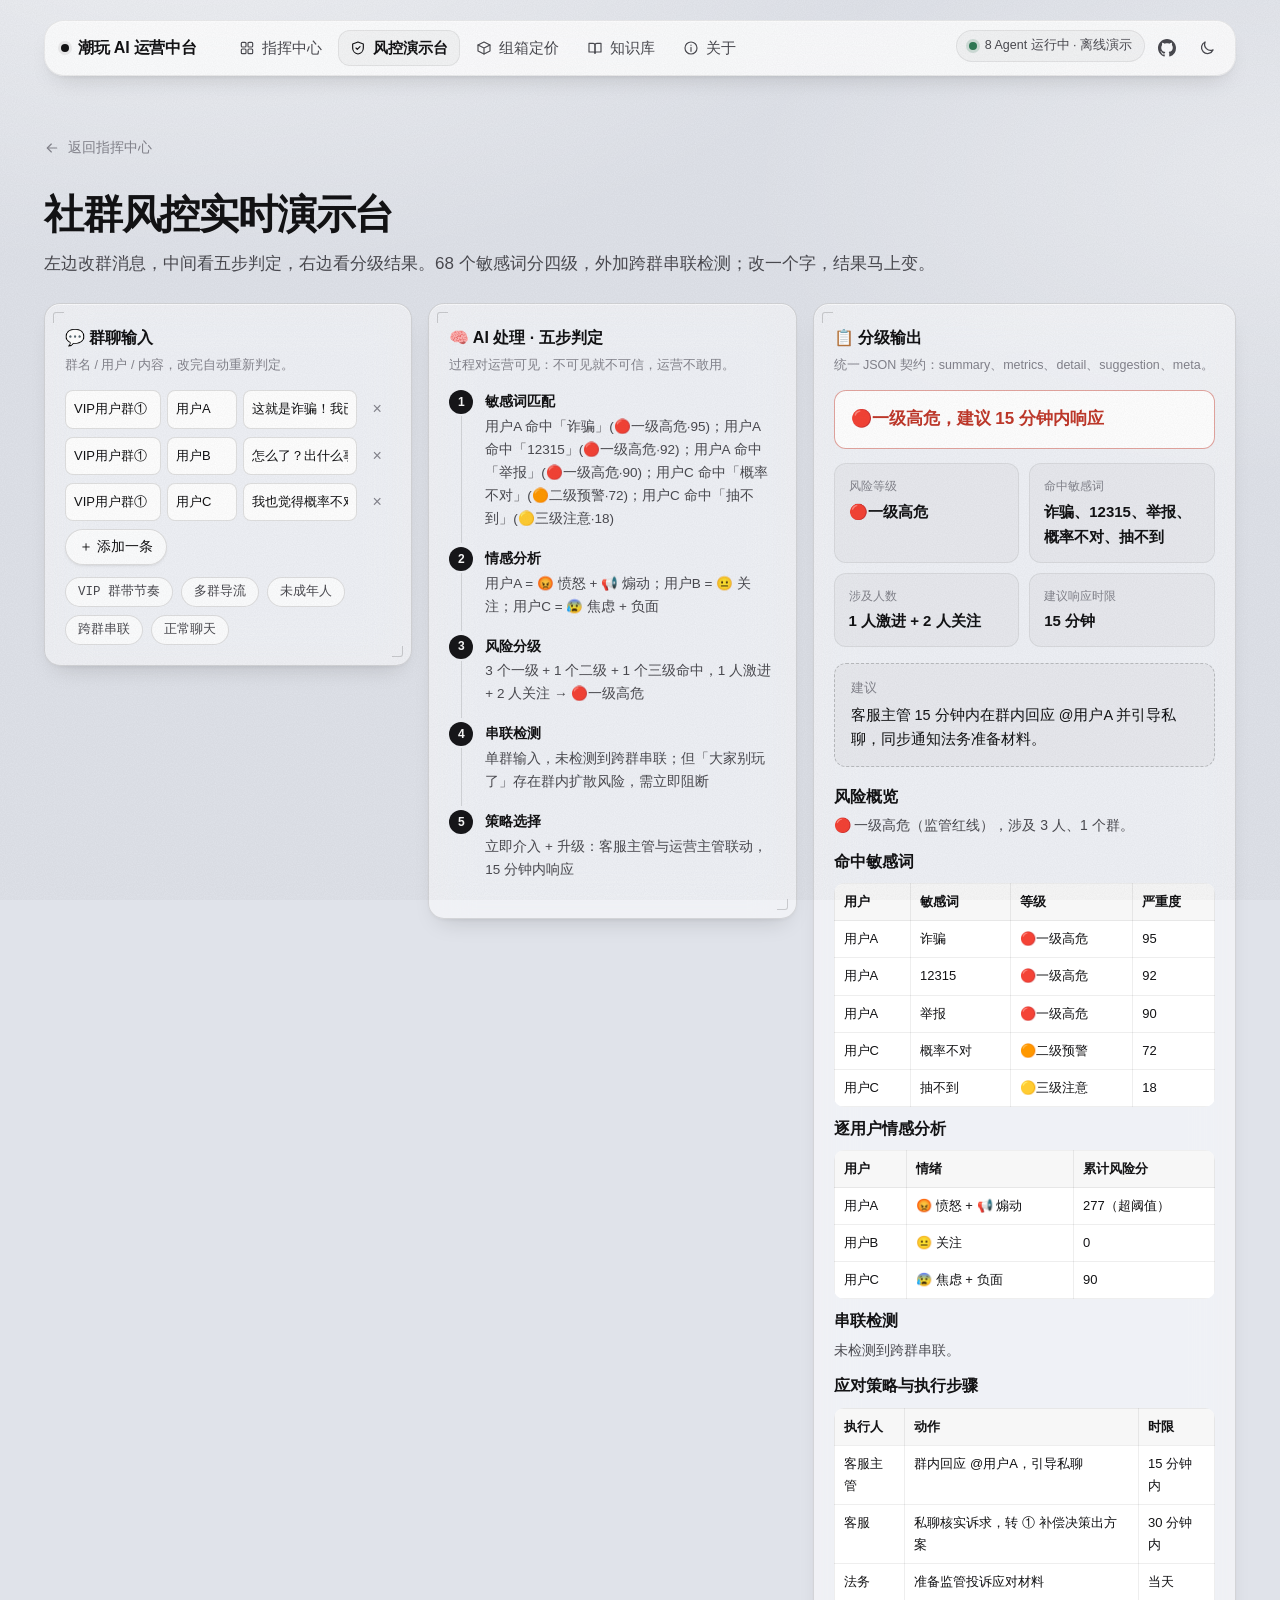
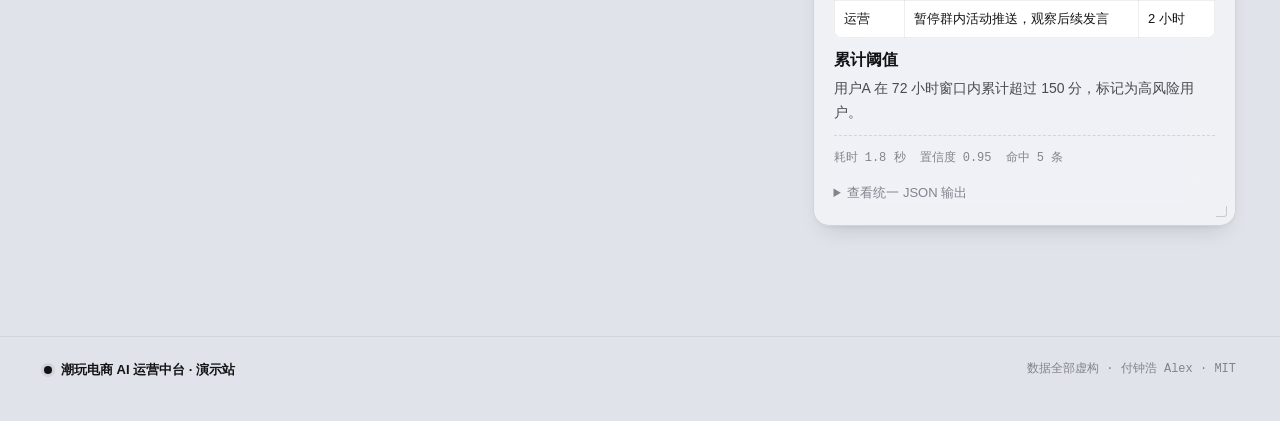
<file: risk.html>
<!DOCTYPE html>
<html lang="zh-CN" class="no-js" data-theme="light">
<head>
<meta charset="utf-8">
<meta name="viewport" content="width=device-width, initial-scale=1">
<title>社群风控演示台 · 潮玩电商 AI 运营中台</title>
<meta name="description" content="三栏演示：群聊输入、五步判定、分级输出。68 个敏感词分四级，跨群串联检测。">
<link rel="icon" href="data:image/svg+xml,%3Csvg xmlns='http://www.w3.org/2000/svg' viewBox='0 0 32 32'%3E%3Crect width='32' height='32' rx='9' fill='%2317171a'/%3E%3Ctext x='16' y='22' font-size='16' text-anchor='middle' fill='%23fafafa'%3E8%3C/text%3E%3C/svg%3E">
<script>(function(){var d=document.documentElement;d.classList.remove('no-js');try{var t=localStorage.getItem('theme');if(t!=='light'&&t!=='dark'){t=window.matchMedia&&window.matchMedia('(prefers-color-scheme: dark)').matches?'dark':'light'}d.setAttribute('data-theme',t)}catch(e){}})();</script>
<link rel="stylesheet" href="assets/css/style.css">
<link rel="stylesheet" href="assets/css/hub.css">
</head>
<body>
<header class="site-nav"><div class="container wide"><div class="bar">
<a class="brand" href="index.html"><span class="brand-dot"></span>潮玩 AI 运营中台</a>
<nav class="nav-links" aria-label="主导航"><a href="index.html"><svg class="i" viewBox="0 0 24 24" aria-hidden="true"><rect x="3.5" y="3.5" width="7" height="7" rx="1.5"/><rect x="13.5" y="3.5" width="7" height="7" rx="1.5"/><rect x="3.5" y="13.5" width="7" height="7" rx="1.5"/><rect x="13.5" y="13.5" width="7" height="7" rx="1.5"/></svg><span>指挥中心</span></a><a href="risk.html" class="active" aria-current="page"><svg class="i" viewBox="0 0 24 24" aria-hidden="true"><path d="M12 3l8 3v6c0 4.5-3.4 8.3-8 9-4.6-.7-8-4.5-8-9V6z"/><path d="M9 12l2 2 4-4"/></svg><span>风控演示台</span></a><a href="box.html"><svg class="i" viewBox="0 0 24 24" aria-hidden="true"><path d="M3 7.5 12 3l9 4.5v9L12 21l-9-4.5z"/><path d="M3 7.5 12 12l9-4.5M12 12v9"/></svg><span>组箱定价</span></a><a href="kb.html"><svg class="i" viewBox="0 0 24 24" aria-hidden="true"><path d="M3 5h6a3 3 0 0 1 3 3v12a2 2 0 0 0-2-2H3z"/><path d="M21 5h-6a3 3 0 0 0-3 3v12a2 2 0 0 1 2-2h7z"/></svg><span>知识库</span></a><a href="about.html"><svg class="i" viewBox="0 0 24 24" aria-hidden="true"><circle cx="12" cy="12" r="9"/><path d="M12 11v6M12 7.5v.5"/></svg><span>关于</span></a></nav>
<div class="nav-tools"><span class="status-pill"><span class="led"></span>8 Agent 运行中 · 离线演示</span>
<a class="icon-btn" href="https://github.com/zj85997-hash/chaowan-ai-ops-hub" target="_blank" rel="noopener" aria-label="GitHub"><svg class="i fill" viewBox="0 0 16 16" aria-hidden="true"><path d="M8 0C3.58 0 0 3.58 0 8c0 3.54 2.29 6.53 5.47 7.59.4.07.55-.17.55-.38 0-.19-.01-.82-.01-1.49-2.01.37-2.53-.49-2.69-.94-.09-.23-.48-.94-.82-1.13-.28-.15-.68-.52-.01-.53.63-.01 1.08.58 1.23.82.72 1.21 1.87.87 2.33.66.07-.52.28-.87.51-1.07-1.78-.2-3.64-.89-3.64-3.95 0-.87.31-1.59.82-2.15-.08-.2-.36-1.02.08-2.12 0 0 .67-.21 2.2.82.64-.18 1.32-.27 2-.27.68 0 1.36.09 2 .27 1.53-1.04 2.2-.82 2.2-.82.44 1.1.16 1.92.08 2.12.51.56.82 1.27.82 2.15 0 3.07-1.87 3.75-3.65 3.95.29.25.54.73.54 1.48 0 1.07-.01 1.93-.01 2.2 0 .21.15.46.55.38A8.013 8.013 0 0 0 16 8c0-4.42-3.58-8-8-8z"/></svg></a>
<button class="icon-btn theme-btn" type="button" data-theme-toggle aria-label="切换深浅色"><svg class="i moon" viewBox="0 0 24 24" aria-hidden="true"><path d="M20 14.5A8 8 0 0 1 9.5 4a8 8 0 1 0 10.5 10.5z"/></svg><svg class="i sun" viewBox="0 0 24 24" aria-hidden="true"><circle cx="12" cy="12" r="4"/><path d="M12 2v2M12 20v2M4.93 4.93l1.41 1.41M17.66 17.66l1.41 1.41M2 12h2M20 12h2M4.93 19.07l1.41-1.41M17.66 6.34l1.41-1.41"/></svg></button></div>
</div></div></header>
<main class="container wide">

<div class="page-head"><a class="back" href="index.html"><svg class="i" viewBox="0 0 24 24" aria-hidden="true"><path d="M19 12H5"/><path d="M11 6l-6 6 6 6"/></svg>返回指挥中心</a><h1>社群风控实时演示台</h1><p class="desc">左边改群消息，中间看五步判定，右边看分级结果。68 个敏感词分四级，外加跨群串联检测；改一个字，结果马上变。</p></div>
<div class="risk-board">
<div class="col glass corners"><h3>💬 群聊输入</h3><p class="hint">群名 / 用户 / 内容，改完自动重新判定。</p><div id="msgs"></div><button class="btn sm" id="add" type="button">＋ 添加一条</button><div class="preset-row" id="presets"></div></div>
<div class="col glass corners"><h3>🧠 AI 处理 · 五步判定</h3><p class="hint">过程对运营可见：不可见就不可信，运营不敢用。</p><ol class="steps5" id="steps"></ol></div>
<div class="col glass corners"><h3>📋 分级输出</h3><p class="hint">统一 JSON 契约：summary、metrics、detail、suggestion、meta。</p><div id="result"></div></div>
</div>

</main>
<footer class="site-foot"><div class="container wide">
<span class="left"><span class="brand-dot"></span>潮玩电商 AI 运营中台 · 演示站</span>
<span class="right">数据全部虚构 · <a href="https://zj85997-hash.github.io/">付钟浩 Alex</a> · MIT</span>
</div></footer>
<script src="assets/js/data.js"></script>
<script src="assets/js/engine.js"></script>
<script src="assets/js/ui.js"></script>
<script src="assets/js/risk.js"></script>
</body>
</html>
</file>
<file: assets/css/style.css>
/* 付钟浩 Alex · 个人网站样式
   浅色 / 深色两套主题，毛玻璃卡片，零外部依赖。 */

:root {
  color-scheme: light;
  --bg: #e0e3ea;
  --bg-deep: #d7dbe3;
  --panel: rgba(255, 255, 255, 0.5);
  --panel-strong: rgba(255, 255, 255, 0.82);
  --panel-solid: #ffffff;
  --panel-inset: rgba(19, 19, 21, 0.03);
  --text: #131315;
  --text-2: #4a4a50;
  --text-3: #83838c;
  --line: rgba(19, 19, 21, 0.13);
  --line-soft: rgba(19, 19, 21, 0.07);
  --line-strong: rgba(19, 19, 21, 0.22);
  --solid: #17171a;
  --solid-text: #fafafa;
  --shadow-sm: 0 1px 1px rgba(15, 15, 18, 0.04), 0 2px 4px -1px rgba(15, 15, 18, 0.06);
  --shadow-md: 0 2px 4px -1px rgba(15, 15, 18, 0.06), 0 12px 24px -12px rgba(15, 15, 18, 0.18);
  --shadow-lg: 0 4px 8px -4px rgba(15, 15, 18, 0.05), 0 24px 56px -28px rgba(15, 15, 18, 0.26);
  --rim: inset 0 1px 0 rgba(255, 255, 255, 0.72);
  --code-bg: rgba(19, 19, 21, 0.035);
  --spot: rgba(255, 255, 255, 0.9);
  --grain: 0.05;
  --ok: #2f7a55;
  --ease: cubic-bezier(0.22, 0.61, 0.36, 1);
  --mono: ui-monospace, "SF Mono", SFMono-Regular, "Cascadia Mono", Menlo, Consolas, monospace;
  --sans: -apple-system, BlinkMacSystemFont, "Segoe UI", "PingFang SC", "Hiragino Sans GB", "Microsoft YaHei", "Noto Sans SC", "Helvetica Neue", Arial, sans-serif;
}

html[data-theme="dark"] {
  color-scheme: dark;
  --bg: #09090a;
  --bg-deep: #0d0d0f;
  --panel: rgba(24, 24, 28, 0.6);
  --panel-strong: rgba(28, 28, 33, 0.86);
  --panel-solid: #131316;
  --panel-inset: rgba(255, 255, 255, 0.035);
  --text: #f3f3f5;
  --text-2: #b7b7c0;
  --text-3: #7d7d88;
  --line: rgba(255, 255, 255, 0.13);
  --line-soft: rgba(255, 255, 255, 0.07);
  --line-strong: rgba(255, 255, 255, 0.26);
  --solid: #f4f4f6;
  --solid-text: #101013;
  --shadow-sm: 0 1px 1px rgba(0, 0, 0, 0.4), 0 2px 4px -1px rgba(0, 0, 0, 0.5);
  --shadow-md: 0 2px 4px -1px rgba(0, 0, 0, 0.5), 0 12px 28px -14px rgba(0, 0, 0, 0.7);
  --shadow-lg: 0 4px 8px -4px rgba(0, 0, 0, 0.5), 0 28px 64px -30px rgba(0, 0, 0, 0.8);
  --rim: inset 0 1px 0 rgba(255, 255, 255, 0.07);
  --code-bg: rgba(255, 255, 255, 0.045);
  --spot: rgba(255, 255, 255, 0.05);
  --grain: 0.07;
  --ok: #6fcf97;
}

* { box-sizing: border-box; }
html { scroll-behavior: smooth; -webkit-text-size-adjust: 100%; }
body {
  margin: 0;
  font-family: var(--sans);
  font-size: 16px;
  line-height: 1.7;
  color: var(--text);
  background:
    radial-gradient(1200px 600px at 15% -10%, rgba(255, 255, 255, 0.55), transparent 60%),
    radial-gradient(900px 500px at 100% 20%, rgba(255, 255, 255, 0.35), transparent 60%),
    var(--bg);
  background-attachment: fixed;
  min-height: 100vh;
  transition: background-color 0.3s var(--ease), color 0.3s var(--ease);
}
html[data-theme="dark"] body {
  background:
    radial-gradient(1200px 600px at 15% -10%, rgba(255, 255, 255, 0.05), transparent 60%),
    radial-gradient(900px 500px at 100% 20%, rgba(255, 255, 255, 0.03), transparent 60%),
    var(--bg);
  background-attachment: fixed;
}
/* 颗粒质感 */
body::after {
  content: "";
  position: fixed;
  inset: 0;
  pointer-events: none;
  z-index: 100;
  opacity: var(--grain);
  background-image: url("data:image/svg+xml,%3Csvg xmlns='http://www.w3.org/2000/svg' width='160' height='160'%3E%3Cfilter id='n'%3E%3CfeTurbulence type='fractalNoise' baseFrequency='0.9' numOctaves='2' stitchTiles='stitch'/%3E%3CfeColorMatrix values='0 0 0 0 0 0 0 0 0 0 0 0 0 0 0 0 0 0 0.9 0'/%3E%3C/filter%3E%3Crect width='100%25' height='100%25' filter='url(%23n)'/%3E%3C/svg%3E");
}
html[data-theme="dark"] body::after { mix-blend-mode: screen; }

::selection { background: rgba(19, 19, 21, 0.15); }
html[data-theme="dark"] ::selection { background: rgba(255, 255, 255, 0.2); }
a { color: inherit; text-decoration: none; }
img { max-width: 100%; display: block; }
svg.i { width: 16px; height: 16px; flex: none; stroke: currentColor; fill: none; stroke-width: 1.75; stroke-linecap: round; stroke-linejoin: round; }
svg.i.fill { fill: currentColor; stroke: none; }
code, pre, .mono { font-family: var(--mono); }

.container { width: 100%; max-width: 1128px; margin: 0 auto; padding: 0 24px; }

/* ---------- 顶部导航 ---------- */
.site-nav { position: sticky; top: 0; z-index: 50; padding: 12px 0; }
.site-nav .bar {
  display: flex; align-items: center; gap: 8px;
  height: 56px; padding: 0 10px 0 16px;
  border-radius: 20px;
  background: var(--panel-strong);
  border: 1px solid var(--line-soft);
  box-shadow: var(--rim), var(--shadow-md);
  -webkit-backdrop-filter: blur(20px) saturate(1.3);
  backdrop-filter: blur(20px) saturate(1.3);
}
.brand { display: inline-flex; align-items: center; gap: 9px; font-weight: 600; font-size: 16px; margin-right: 22px; letter-spacing: -0.2px; }
.brand-dot { width: 8px; height: 8px; border-radius: 50%; background: var(--text); box-shadow: 0 0 0 3px var(--line-soft); }
.nav-links { display: flex; gap: 4px; }
.nav-links a {
  display: inline-flex; align-items: center; gap: 7px;
  height: 36px; padding: 0 12px; border-radius: 12px;
  font-size: 14.5px; color: var(--text-2);
  transition: background 0.2s var(--ease), color 0.2s var(--ease);
}
.nav-links a:hover { color: var(--text); background: var(--panel-inset); }
.nav-links a.active { color: var(--text); font-weight: 600; background: var(--panel-inset); box-shadow: inset 0 0 0 1px var(--line-soft); }
.nav-tools { margin-left: auto; display: flex; gap: 4px; }
.icon-btn {
  width: 36px; height: 36px; border-radius: 12px; border: 0; background: transparent; color: var(--text-2);
  display: inline-flex; align-items: center; justify-content: center; cursor: pointer;
  transition: background 0.2s var(--ease), color 0.2s var(--ease);
}
.icon-btn:hover { background: var(--panel-inset); color: var(--text); }
.icon-btn svg.i { width: 18px; height: 18px; }
.theme-btn .sun { display: none; }
html[data-theme="dark"] .theme-btn .sun { display: block; }
html[data-theme="dark"] .theme-btn .moon { display: none; }

/* ---------- 通用卡片 ---------- */
.glass {
  position: relative;
  background: var(--panel);
  border: 1px solid var(--line);
  border-radius: 16px;
  box-shadow: var(--rim), var(--shadow-md);
  -webkit-backdrop-filter: blur(20px) saturate(1.25);
  backdrop-filter: blur(20px) saturate(1.25);
}
.corners::before, .corners::after {
  content: ""; position: absolute; width: 10px; height: 10px; pointer-events: none;
  border-color: var(--line-strong); border-style: solid; opacity: 0.8;
}
.corners::before { top: 8px; left: 8px; border-width: 1px 0 0 1px; border-top-left-radius: 3px; }
.corners::after { right: 8px; bottom: 8px; border-width: 0 1px 1px 0; border-bottom-right-radius: 3px; }
/* 鼠标高光 */
.gx { overflow: hidden; }
.gx .spot {
  position: absolute; inset: 0; pointer-events: none; opacity: 0; border-radius: inherit;
  background: radial-gradient(380px circle at var(--mx, 50%) var(--my, 50%), var(--spot), transparent 60%);
  transition: opacity 0.3s var(--ease);
}
.gx:hover .spot { opacity: 1; }
.gx > *:not(.spot) { position: relative; }
a.glass, .lift { transition: transform 0.25s var(--ease), box-shadow 0.25s var(--ease), border-color 0.25s var(--ease); }
a.glass:hover, .lift:hover { transform: translateY(-2px); box-shadow: var(--rim), var(--shadow-lg); border-color: var(--line-strong); }

/* ---------- 按钮 ---------- */
.btn {
  display: inline-flex; align-items: center; gap: 8px;
  height: 40px; padding: 0 16px; border-radius: 999px;
  font-size: 14.5px; font-weight: 500; white-space: nowrap; cursor: pointer;
  border: 1px solid var(--line); background: var(--panel-strong); color: var(--text);
  box-shadow: var(--rim), var(--shadow-sm);
  transition: transform 0.2s var(--ease), box-shadow 0.2s var(--ease), background 0.2s var(--ease);
}
.btn:hover { transform: translateY(-1px); box-shadow: var(--rim), var(--shadow-md); }
.btn.solid { background: var(--solid); color: var(--solid-text); border-color: transparent; box-shadow: var(--shadow-md); }
.btn.ghost { background: transparent; box-shadow: none; }
.btn.ghost:hover { background: var(--panel-inset); }
.btn.sm { height: 36px; padding: 0 13px; font-size: 14px; }
.btn .i { width: 15px; height: 15px; }
.btn-more { margin-top: 26px; font-weight: 600; background: var(--panel-solid); }

/* ---------- 首屏 ---------- */
.hero { margin-top: 36px; padding: 56px 56px 0; border-radius: 22px; }
.hero-top { display: flex; justify-content: space-between; align-items: center; gap: 32px; }
.kicker { display: inline-flex; align-items: center; gap: 7px; font-family: var(--mono); font-size: 12px; letter-spacing: 0.14em; text-transform: uppercase; color: var(--text-3); }
.kicker .i { width: 13px; height: 13px; }
.hero h1 { font-size: 56px; line-height: 1.05; letter-spacing: -0.04em; font-weight: 600; margin: 18px 0 14px; }
.hero .role { font-size: 20px; font-weight: 500; color: var(--text-2); margin: 0 0 18px; letter-spacing: -0.01em; }
.hero .tagline { font-size: 16px; color: var(--text-2); margin: 0 0 26px; }
.hero .actions { display: flex; flex-wrap: wrap; gap: 12px; }
.avatar-wrap { position: relative; width: 188px; height: 188px; flex: none; margin-right: 8px; }
.avatar-wrap::before { content: ""; position: absolute; inset: -10px; border-radius: 50%; border: 1px dashed var(--line); }
.avatar {
  position: absolute; inset: 0; border-radius: 50%; overflow: hidden;
  border: 6px solid var(--panel-solid); box-shadow: var(--shadow-lg);
  background: linear-gradient(145deg, #f4f1ea 0%, #dfe5ee 100%);
  display: flex; align-items: center; justify-content: center;
}
html[data-theme="dark"] .avatar { background: linear-gradient(145deg, #2a2a31 0%, #17171b 100%); }
.avatar img { width: 100%; height: 100%; object-fit: cover; }
.avatar .mono-letter { font-size: 72px; font-weight: 600; letter-spacing: -0.04em; color: var(--text); }
.stats { display: grid; grid-template-columns: repeat(4, 1fr); margin-top: 52px; border-top: 1px dashed var(--line); }
.stats div { padding: 26px 0 30px; }
.stats b { display: block; font-size: 26px; line-height: 1.2; font-weight: 600; letter-spacing: -0.02em; font-variant-numeric: tabular-nums; }
.stats span { font-size: 13px; color: var(--text-3); }
.scroll-cue { display: flex; justify-content: center; align-items: center; gap: 6px; margin: 26px 0 0; font-size: 13px; color: var(--text-3); }
.scroll-cue .i { width: 14px; height: 14px; animation: bob 2.2s var(--ease) infinite; }
@keyframes bob { 0%, 100% { transform: translateY(0); } 50% { transform: translateY(3px); } }

/* ---------- 版块 ---------- */
.section { margin-top: 96px; scroll-margin-top: 90px; }
.eyebrow { display: flex; align-items: center; gap: 10px; font-family: var(--mono); font-size: 12px; letter-spacing: 0.12em; text-transform: uppercase; color: var(--text-3); }
.eyebrow .num { opacity: 0.85; }
.eyebrow .sep { opacity: 0.5; }
.eyebrow .i { width: 14px; height: 14px; }
.section h2 { font-size: 32px; line-height: 1.25; letter-spacing: -0.02em; font-weight: 600; margin: 12px 0 10px; }
.section .desc { color: var(--text-2); margin: 0 0 26px; }
.grid { display: grid; gap: 18px; }
.grid.c2 { grid-template-columns: repeat(2, 1fr); }
.grid.c3 { grid-template-columns: repeat(3, 1fr); }

/* 关于 + 终端 */
.about { display: grid; grid-template-columns: 1.08fr 1fr; gap: 18px; align-items: stretch; }
.about-card { padding: 26px; }
.about-card p { margin: 0 0 14px; color: var(--text-2); }
.about-card p.lead { color: var(--text); }
.about-card p:last-child { margin-bottom: 0; }
.term { display: flex; flex-direction: column; min-height: 420px; font-family: var(--mono); font-size: 13px; }
.term-head { display: flex; justify-content: space-between; align-items: center; padding: 12px 18px; border-bottom: 1px solid var(--line-soft); color: var(--text-2); }
.term-head .who { display: inline-flex; align-items: center; gap: 8px; }
.term-head small { font-family: var(--sans); font-size: 12px; color: var(--text-3); }
.term-out { flex: 1; padding: 16px 18px; overflow-y: auto; max-height: 300px; color: var(--text-2); line-height: 1.75; }
.term-out .line { white-space: pre-wrap; word-break: break-word; }
.term-out .cmd { color: var(--text); }
.term-out .cmd::before { content: "$ "; color: var(--text-3); }
.term-out b { color: var(--text); font-weight: 600; }
.term-out a { text-decoration: underline; text-underline-offset: 3px; text-decoration-color: var(--line-strong); }
.term-out .muted { color: var(--text-3); }
.term-foot { border-top: 1px solid var(--line-soft); padding: 12px 18px 16px; }
.term-input { display: flex; align-items: center; gap: 8px; color: var(--text-3); }
.term-input input { flex: 1; border: 0; outline: 0; background: transparent; font: inherit; color: var(--text); padding: 4px 0; }
.chips { display: flex; flex-wrap: wrap; gap: 8px; margin-top: 10px; }
.chip {
  font-family: var(--mono); font-size: 12.5px; color: var(--text-2);
  height: 30px; padding: 0 12px; border-radius: 999px; cursor: pointer;
  border: 1px solid var(--line); background: var(--panel-strong);
  transition: background 0.2s var(--ease), color 0.2s var(--ease), border-color 0.2s var(--ease);
}
.chip:hover { color: var(--text); border-color: var(--line-strong); }

/* 标签 */
.tags { display: flex; flex-wrap: wrap; gap: 8px; }
.tag {
  font-family: var(--mono); font-size: 12.5px; line-height: 1; color: var(--text-2);
  padding: 8px 9px; border-radius: 6px; border: 1px solid var(--line-soft); background: var(--panel-inset);
}
.skill-card { padding: 24px; }
.skill-card h3 { display: flex; align-items: center; gap: 9px; font-size: 15px; font-weight: 600; margin: 0 0 16px; }

/* 项目卡片 */
.project-card { padding: 24px; display: flex; flex-direction: column; }
.pc-head { display: flex; justify-content: space-between; align-items: center; margin-bottom: 18px; }
.icon-tile {
  width: 44px; height: 44px; border-radius: 12px; display: inline-flex; align-items: center; justify-content: center;
  border: 1px solid var(--line); background: var(--panel-strong); box-shadow: var(--rim);
}
.icon-tile .i { width: 20px; height: 20px; }
.pc-meta { display: flex; align-items: center; gap: 10px; font-family: var(--mono); font-size: 12px; color: var(--text-3); }
.badge {
  display: inline-flex; align-items: center; gap: 6px; height: 26px; padding: 0 10px; border-radius: 999px;
  font-family: var(--sans); font-size: 12px; font-weight: 500; color: var(--text); border: 1px solid var(--line); background: var(--panel-inset);
}
.badge::before { content: ""; width: 6px; height: 6px; border-radius: 50%; background: var(--text); }
.badge.private::before { background: transparent; box-shadow: inset 0 0 0 1px var(--text-2); }
.project-card h3 { font-size: 18px; font-weight: 600; letter-spacing: -0.01em; margin: 0 0 6px; }
.sub { font-family: var(--mono); font-size: 12.5px; color: var(--text-3); margin: 0 0 14px; }
.project-card .text { font-size: 14.5px; color: var(--text-2); margin: 0 0 16px; }
.project-card .tags { margin-bottom: 22px; }
.pc-actions { margin-top: auto; display: flex; flex-wrap: wrap; gap: 8px; }

/* 网站卡片 */
.site-card { padding: 24px; display: flex; flex-direction: column; }
.site-card .sc-head { display: flex; justify-content: space-between; align-items: center; margin-bottom: 18px; }
.round-btn { width: 40px; height: 40px; border-radius: 50%; border: 1px solid var(--line); background: var(--panel-strong); display: inline-flex; align-items: center; justify-content: center; color: var(--text-2); }
.site-card h3 { font-size: 18px; font-weight: 600; margin: 0 0 6px; }
.site-card .text { font-size: 14.5px; color: var(--text-2); margin: 0 0 18px; }
.site-card .domain { margin-top: auto; padding-top: 14px; border-top: 1px dashed var(--line); display: flex; align-items: center; gap: 8px; font-family: var(--mono); font-size: 12.5px; color: var(--text-3); word-break: break-all; }
.site-card .domain .i { width: 13px; height: 13px; }

/* 文章卡片 */
.post-card { padding: 22px 24px; display: block; }
.post-meta { font-family: var(--mono); font-size: 12px; color: var(--text-3); display: flex; gap: 12px; flex-wrap: wrap; }
.post-card h3 { font-size: 19px; font-weight: 500; line-height: 1.55; margin: 10px 0 10px; letter-spacing: -0.01em; }
.post-card p { font-size: 14.5px; color: var(--text-2); margin: 0; }

/* 联系 */
.contact-card { padding: 26px; }
.contact-group + .contact-group { margin-top: 22px; padding-top: 22px; border-top: 1px dashed var(--line); }
.contact-group .label { font-size: 12.5px; color: var(--text-3); margin-bottom: 12px; }
.contact-row { display: flex; flex-wrap: wrap; gap: 10px; }
.contact-item {
  display: inline-flex; align-items: center; gap: 9px; height: 42px; padding: 0 6px 0 14px; border-radius: 999px;
  border: 1px solid var(--line); background: var(--panel-solid); font-size: 14.5px; box-shadow: var(--shadow-sm);
}
.contact-item.no-copy { padding-right: 16px; }
.contact-item .i { width: 16px; height: 16px; }
.contact-item .val.todo { color: var(--text-3); }
.contact-item .k { color: var(--text-3); font-size: 13px; }
.copy-btn { width: 30px; height: 30px; border-radius: 50%; border: 1px solid var(--line-soft); background: var(--panel-inset); color: var(--text-3); display: inline-flex; align-items: center; justify-content: center; cursor: pointer; }
.copy-btn:hover { color: var(--text); }
.copy-btn .i { width: 14px; height: 14px; }
.copy-btn.done { color: var(--ok); }

/* 页脚 */
.site-foot { margin-top: 110px; border-top: 1px solid var(--line-soft); }
.site-foot .container { display: flex; justify-content: space-between; align-items: center; gap: 16px; padding-top: 22px; padding-bottom: 40px; font-size: 13px; color: var(--text-3); flex-wrap: wrap; }
.site-foot .left { display: inline-flex; align-items: center; gap: 9px; color: var(--text); font-weight: 600; }
.site-foot .right { font-family: var(--mono); font-size: 12px; }

/* 右侧进度轨 */
.rail { position: fixed; right: 26px; top: 50%; transform: translateY(-50%); z-index: 40; display: flex; flex-direction: column; align-items: flex-end; gap: 0; }
.rail a { position: relative; display: flex; align-items: center; justify-content: flex-end; gap: 10px; height: 20px; }
.rail a .dot { width: 9px; height: 9px; border-radius: 50%; border: 1px solid var(--line-strong); background: var(--bg); transition: all 0.25s var(--ease); }
.rail a::after { content: ""; position: absolute; right: 4px; top: 15px; width: 1px; height: 10px; background: var(--line); }
.rail a:last-child::after { display: none; }
.rail a .lbl { font-size: 12px; color: var(--text-2); opacity: 0; transform: translateX(4px); transition: all 0.25s var(--ease); white-space: nowrap; }
.rail a.on .dot { background: var(--text); border-color: var(--text); transform: scale(1.15); }
.rail a.on .lbl, .rail a:hover .lbl { opacity: 1; transform: none; }

/* ---------- 子页面 ---------- */
.page-head { margin-top: 44px; }
.back { display: inline-flex; align-items: center; gap: 8px; font-size: 14px; color: var(--text-3); }
.back:hover { color: var(--text); }
.page-head h1 { font-size: 40px; line-height: 1.2; letter-spacing: -0.03em; font-weight: 600; margin: 26px 0 12px; }
.page-head .desc { font-size: 17px; color: var(--text-2); margin: 0; }
.filters { display: flex; gap: 10px; margin: 34px 0 18px; }
.filters button {
  height: 34px; padding: 0 15px; border-radius: 999px; border: 1px solid var(--line); background: var(--panel-solid);
  font: inherit; font-size: 13px; color: var(--text-2); cursor: pointer; display: inline-flex; gap: 8px; align-items: center;
}
.filters button span { font-family: var(--mono); color: var(--text-3); }
.filters button.on { background: var(--solid); color: var(--solid-text); border-color: transparent; }
.filters button.on span { color: inherit; opacity: 0.7; }
.is-hidden { display: none !important; }

/* 详情页 */
.detail-badges { display: flex; align-items: center; gap: 10px; margin-top: 30px; font-family: var(--mono); font-size: 12px; color: var(--text-3); flex-wrap: wrap; }
.detail-badges .badge { height: 30px; padding: 0 12px; font-weight: 600; }
.detail h1 { font-size: 40px; letter-spacing: -0.03em; margin: 16px 0 12px; line-height: 1.2; font-weight: 600; }
.detail .lead { font-size: 17px; color: var(--text-2); margin: 0 0 24px; }
.facts { display: grid; grid-template-columns: repeat(4, 1fr); margin-top: 26px; border-radius: 16px; overflow: hidden; border: 1px solid var(--line); background: var(--panel-solid); box-shadow: var(--shadow-sm); }
.facts div { padding: 18px 20px; border-right: 1px solid var(--line-soft); }
.facts div:last-child { border-right: 0; }
.facts span { display: block; font-size: 12px; color: var(--text-3); margin-bottom: 6px; }
.facts b { font-size: 15.5px; font-weight: 600; }
.private-note { display: flex; gap: 12px; align-items: center; margin-top: 18px; padding: 16px 20px; border-radius: 14px; border: 1px dashed var(--line-strong); background: var(--panel-inset); color: var(--text-2); font-size: 14px; }
.list-card { padding: 22px 26px; }
.dash-list { list-style: none; margin: 0; padding: 0; }
.dash-list li { position: relative; padding-left: 24px; margin: 0 0 12px; color: var(--text-2); }
.dash-list li:last-child { margin-bottom: 0; }
.dash-list li::before { content: "—"; position: absolute; left: 0; color: var(--text-3); }
.story-card { padding: 24px 26px; }
.story-card p { margin: 0 0 14px; color: var(--text-2); }
.story-card p:first-child { color: var(--text); }
.story-card p:last-child { margin-bottom: 0; }
.source-card { padding: 22px 26px; display: flex; justify-content: space-between; align-items: center; gap: 18px; flex-wrap: wrap; }
.source-card .repo { display: flex; align-items: center; gap: 12px; font-family: var(--mono); font-size: 14px; }
.source-card .repo-meta { font-family: var(--mono); font-size: 12px; color: var(--text-3); margin-top: 4px; }
.detail-tags { margin-top: 44px; }
.pager { display: grid; grid-template-columns: 1fr 1fr; gap: 18px; margin-top: 56px; }
.pager a { padding: 18px 22px; display: block; }
.pager a small { display: flex; align-items: center; gap: 6px; font-size: 12.5px; color: var(--text-3); }
.pager a b { display: block; margin-top: 6px; font-size: 16px; font-weight: 600; }
.pager .next { text-align: right; }
.pager .next small { justify-content: flex-end; }

/* 文章页 */
.article-layout { display: grid; grid-template-columns: 210px 1fr; gap: 34px; margin-top: 30px; align-items: start; }
.toc { position: sticky; top: 100px; }
.toc .kicker { margin-bottom: 14px; }
.toc a { display: block; padding: 7px 0 7px 14px; border-left: 1px solid var(--line); font-size: 13.5px; color: var(--text-3); line-height: 1.5; }
.toc a:hover, .toc a.on { color: var(--text); border-left-color: var(--text); }
.article { padding: 34px 40px 40px; }
.article .post-meta { margin-bottom: 14px; }
.article h1 { font-size: 34px; line-height: 1.3; letter-spacing: -0.02em; font-weight: 600; margin: 0 0 8px; }
.prose h2 { font-size: 21px; font-weight: 600; margin: 38px 0 14px; padding-bottom: 10px; border-bottom: 1px solid var(--line-soft); scroll-margin-top: 90px; }
.prose p { margin: 0 0 16px; color: var(--text-2); }
.prose strong { color: var(--text); }
.prose ul, .prose ol { margin: 0 0 16px; padding-left: 22px; color: var(--text-2); }
.prose li { margin: 6px 0; }
.prose code { font-size: 0.88em; padding: 2px 6px; border-radius: 6px; background: var(--code-bg); border: 1px solid var(--line-soft); }
.prose pre { margin: 0 0 18px; padding: 16px 18px; border-radius: 12px; background: var(--code-bg); border: 1px solid var(--line-soft); overflow-x: auto; font-size: 13px; line-height: 1.7; }
.prose pre code { padding: 0; border: 0; background: none; font-size: inherit; }
.prose a { text-decoration: underline; text-underline-offset: 3px; text-decoration-color: var(--line-strong); }
.prose a:hover { text-decoration-color: var(--text); }

/* 出现动画 */
.reveal { opacity: 0; transform: translateY(18px); transition: opacity 0.6s var(--ease), transform 0.6s var(--ease); }
.reveal.in { opacity: 1; transform: none; }
.no-js .reveal { opacity: 1; transform: none; }

/* ---------- 响应式 ---------- */
@media (max-width: 1100px) { .rail { display: none; } }
@media (max-width: 960px) {
  .grid.c3 { grid-template-columns: repeat(2, 1fr); }
  .about { grid-template-columns: 1fr; }
  .article-layout { grid-template-columns: 1fr; }
  .toc { display: none; }
}
@media (max-width: 720px) {
  .container { padding: 0 16px; }
  .site-nav .bar { padding: 0 8px 0 14px; }
  .brand { margin-right: 8px; }
  .nav-links a { padding: 0 9px; }
  .nav-links a span { display: none; }
  .hero { padding: 34px 24px 0; margin-top: 20px; }
  .hero-top { flex-direction: column-reverse; align-items: flex-start; }
  .avatar-wrap { width: 112px; height: 112px; }
  .avatar .mono-letter { font-size: 44px; }
  .hero h1 { font-size: 40px; }
  .hero .role { font-size: 17px; }
  .stats { grid-template-columns: repeat(2, 1fr); margin-top: 34px; }
  .stats div { padding: 18px 0; }
  .section { margin-top: 72px; }
  .section h2 { font-size: 27px; }
  .grid.c2, .grid.c3 { grid-template-columns: 1fr; }
  .facts { grid-template-columns: repeat(2, 1fr); }
  .facts div:nth-child(2) { border-right: 0; }
  .facts div:nth-child(-n+2) { border-bottom: 1px solid var(--line-soft); }
  .page-head h1, .detail h1 { font-size: 32px; }
  .pager { grid-template-columns: 1fr; }
  .article { padding: 24px 20px 28px; }
  .article h1 { font-size: 27px; }
}
@media (prefers-reduced-motion: reduce) {
  html { scroll-behavior: auto; }
  .reveal { opacity: 1; transform: none; transition: none; }
  .scroll-cue .i { animation: none; }
  * { transition-duration: 0.01ms !important; }
}
</file>
<file: assets/css/hub.css>
/* 潮玩电商 AI 运营中台 · 演示站专用样式（叠加在 style.css 之上） */
:root { --red: #c0392b; --amber: #c27c0e; --green: #2f7a55; --blue: #2f5f9e; }
html[data-theme="dark"] { --red: #ff6b5e; --amber: #f2b441; --green: #6fcf97; --blue: #7aa7ff; }

.container.wide { max-width: 1240px; }
.status-pill { display: inline-flex; align-items: center; gap: 8px; height: 32px; padding: 0 12px; border-radius: 999px; font-size: 12.5px; color: var(--text-2); border: 1px solid var(--line-soft); background: var(--panel-inset); white-space: nowrap; }
.status-pill .led { width: 8px; height: 8px; border-radius: 50%; background: var(--green); box-shadow: 0 0 0 3px rgba(47, 122, 85, 0.18); animation: pulse 2s infinite; }
@keyframes pulse { 50% { box-shadow: 0 0 0 6px rgba(47, 122, 85, 0); } }

.intro { margin-top: 30px; padding: 36px 40px; border-radius: 22px; }
.intro h1 { font-size: 40px; letter-spacing: -0.03em; line-height: 1.15; margin: 14px 0 10px; font-weight: 600; }
.intro .lead { color: var(--text-2); max-width: 760px; margin: 0 0 22px; }
.intro .actions { display: flex; flex-wrap: wrap; gap: 10px; }

.kpis { display: grid; grid-template-columns: repeat(4, 1fr); gap: 16px; margin-top: 18px; }
.kpi { padding: 18px 20px; }
.kpi span { font-size: 12.5px; color: var(--text-3); }
.kpi b { display: block; font-size: 26px; font-weight: 600; letter-spacing: -0.02em; margin-top: 4px; font-variant-numeric: tabular-nums; }
.kpi small { font-size: 12px; color: var(--text-3); }
.kpi.alert b { color: var(--red); }

/* 5 步主演示 */
.tour { margin-top: 18px; padding: 20px 24px; display: none; }
.tour.on { display: block; }
.tour-steps { display: grid; grid-template-columns: repeat(5, 1fr); gap: 10px; margin-bottom: 14px; }
.tour-steps div { padding: 10px 12px; border-radius: 12px; border: 1px solid var(--line-soft); font-size: 13px; color: var(--text-3); background: var(--panel-inset); }
.tour-steps div b { display: block; font-size: 14px; color: var(--text-2); }
.tour-steps div.on { border-color: var(--text); color: var(--text-2); background: var(--panel-solid); }
.tour-steps div.on b { color: var(--text); }
.tour-steps div.done b::after { content: " ✓"; color: var(--green); }
.tour-text { display: flex; justify-content: space-between; align-items: center; gap: 16px; flex-wrap: wrap; }
.tour-text p { margin: 0; color: var(--text-2); flex: 1; min-width: 260px; }

/* Agent 卡片 */
.agents { display: grid; grid-template-columns: repeat(4, 1fr); gap: 16px; }
.agent-card { padding: 20px; display: flex; flex-direction: column; cursor: default; }
.agent-card .ac-head { display: flex; justify-content: space-between; align-items: center; margin-bottom: 12px; }
.agent-card .emoji { font-size: 22px; width: 44px; height: 44px; border-radius: 12px; display: inline-flex; align-items: center; justify-content: center; border: 1px solid var(--line); background: var(--panel-strong); }
.tier { font-family: var(--mono); font-size: 11.5px; padding: 3px 8px; border-radius: 6px; border: 1px solid var(--line); color: var(--text-2); }
.tier.S { color: var(--red); border-color: rgba(192, 57, 43, 0.35); }
.tier.A { color: var(--amber); border-color: rgba(194, 124, 14, 0.35); }
.tier.B { color: var(--blue); border-color: rgba(47, 95, 158, 0.35); }
.agent-card h3 { font-size: 16.5px; margin: 0 0 6px; font-weight: 600; }
.agent-card p { font-size: 13.5px; color: var(--text-2); margin: 0 0 10px; }
.agent-card .replace { font-size: 12px; color: var(--text-3); margin-bottom: 14px; }
.agent-card .scenes { margin-top: auto; display: flex; flex-wrap: wrap; gap: 8px; }
.agent-card .scenes button { font: inherit; font-size: 12.5px; height: 30px; padding: 0 11px; border-radius: 999px; border: 1px solid var(--line); background: var(--panel-strong); color: var(--text-2); cursor: pointer; }
.agent-card .scenes button:hover { color: var(--text); border-color: var(--line-strong); }
.agent-card.alerting { border-color: var(--red); box-shadow: var(--rim), 0 0 0 3px rgba(192, 57, 43, 0.12), var(--shadow-md); }
.agent-card.running .emoji { animation: spin-soft 1.2s linear infinite; }
@keyframes spin-soft { 50% { transform: scale(0.92); } }
.agent-card.selected { border-color: var(--text); }

/* 运行台 */
.console { display: grid; grid-template-columns: 340px 1fr; gap: 18px; align-items: start; }
.console-input { padding: 20px; position: sticky; top: 96px; }
.console-input h3 { margin: 0 0 4px; font-size: 16px; }
.console-input .hint { font-size: 12.5px; color: var(--text-3); margin: 0 0 14px; }
.field { margin-bottom: 12px; }
.field label { display: block; font-size: 12.5px; color: var(--text-3); margin-bottom: 6px; }
.field input, .field textarea, .field select {
  width: 100%; font: inherit; font-size: 14px; color: var(--text); background: var(--panel-solid);
  border: 1px solid var(--line); border-radius: 10px; padding: 9px 11px; outline: none;
}
.field textarea { min-height: 96px; resize: vertical; line-height: 1.6; }
.field input:focus, .field textarea:focus, .field select:focus { border-color: var(--line-strong); box-shadow: 0 0 0 3px var(--line-soft); }
.console-out { padding: 22px 24px; min-height: 420px; }
.empty { color: var(--text-3); text-align: center; padding: 80px 20px; }
.empty b { display: block; font-size: 17px; color: var(--text-2); margin-bottom: 6px; }

.out-head { display: flex; justify-content: space-between; align-items: center; gap: 12px; flex-wrap: wrap; margin-bottom: 14px; }
.out-head .who { font-weight: 600; }
.out-head .echo { font-size: 12.5px; color: var(--text-3); font-family: var(--mono); }
.thinking { list-style: none; margin: 0 0 18px; padding: 14px 16px; border-radius: 12px; background: var(--code-bg); border: 1px solid var(--line-soft); font-size: 13.5px; }
.thinking li { padding: 4px 0 4px 22px; position: relative; color: var(--text-2); animation: fadein 0.25s ease both; }
.thinking li::before { content: "›"; position: absolute; left: 6px; color: var(--text-3); }
.thinking li.pending { color: var(--text-3); }
.thinking li.pending::before { content: ""; width: 8px; height: 8px; top: 12px; left: 4px; border-radius: 50%; border: 2px solid var(--text-3); border-right-color: transparent; animation: spin 0.8s linear infinite; }
@keyframes spin { to { transform: rotate(360deg); } }
@keyframes fadein { from { opacity: 0; transform: translateY(4px); } to { opacity: 1; transform: none; } }

.summary { display: flex; align-items: center; gap: 10px; padding: 14px 16px; border-radius: 12px; font-size: 17px; font-weight: 600; margin-bottom: 14px; border: 1px solid var(--line); background: var(--panel-solid); }
.summary.high { border-color: rgba(192, 57, 43, 0.45); color: var(--red); }
.summary.mid { border-color: rgba(194, 124, 14, 0.45); color: var(--amber); }
.summary.low { border-color: rgba(47, 122, 85, 0.4); color: var(--green); }
.m-grid { display: grid; grid-template-columns: repeat(4, 1fr); gap: 10px; margin-bottom: 16px; }
.m-grid div { padding: 12px 14px; border-radius: 12px; border: 1px solid var(--line-soft); background: var(--panel-inset); }
.m-grid span { display: block; font-size: 12px; color: var(--text-3); }
.m-grid b { display: block; margin-top: 2px; font-size: 15px; font-weight: 600; word-break: break-word; }
.suggest { padding: 14px 16px; border-radius: 12px; border: 1px dashed var(--line-strong); background: var(--panel-inset); font-size: 14.5px; margin-bottom: 16px; white-space: pre-wrap; }
.suggest b { display: block; font-size: 12.5px; color: var(--text-3); font-weight: 500; margin-bottom: 4px; }
.out-actions { display: flex; flex-wrap: wrap; gap: 8px; margin-bottom: 18px; }
.meta-row { display: flex; flex-wrap: wrap; gap: 14px; font-family: var(--mono); font-size: 12px; color: var(--text-3); padding-top: 12px; border-top: 1px dashed var(--line); }
.md h3 { font-size: 15px; margin: 18px 0 8px; }
.md p { margin: 0 0 10px; color: var(--text-2); font-size: 14px; }
.md ul { margin: 0 0 10px; padding-left: 20px; color: var(--text-2); font-size: 14px; }
.md table { width: 100%; border-collapse: collapse; font-size: 13px; margin: 4px 0 8px; background: var(--panel-solid); border-radius: 10px; overflow: hidden; }
.md th, .md td { border: 1px solid var(--line-soft); padding: 7px 9px; text-align: left; vertical-align: top; }
.md th { background: var(--panel-inset); font-weight: 600; }
.md .tablewrap { overflow-x: auto; }
details.json { margin-top: 14px; }
details.json summary { cursor: pointer; font-size: 13px; color: var(--text-3); }
details.json pre { font-size: 12px; max-height: 360px; overflow: auto; padding: 14px; border-radius: 10px; background: var(--code-bg); border: 1px solid var(--line-soft); }
.adopted { color: var(--green); font-weight: 600; font-size: 14px; }

/* 风控演示台 */
.risk-board { display: grid; grid-template-columns: 1fr 1fr 1.15fr; gap: 16px; align-items: start; margin-top: 24px; }
.col { padding: 20px; }
.col h3 { display: flex; align-items: center; gap: 8px; margin: 0 0 4px; font-size: 16px; }
.col .hint { font-size: 12.5px; color: var(--text-3); margin: 0 0 14px; }
.msg-row { display: grid; grid-template-columns: 96px 70px 1fr 28px; gap: 6px; margin-bottom: 8px; }
.msg-row input { font: inherit; font-size: 13px; color: var(--text); background: var(--panel-solid); border: 1px solid var(--line); border-radius: 8px; padding: 7px 8px; min-width: 0; }
.msg-row button { border: 0; background: transparent; color: var(--text-3); cursor: pointer; font-size: 16px; }
.preset-row { display: flex; flex-wrap: wrap; gap: 8px; margin: 12px 0 0; }
.steps5 { list-style: none; margin: 0; padding: 0; }
.steps5 li { position: relative; padding: 0 0 16px 36px; font-size: 13.5px; color: var(--text-2); }
.steps5 li::before { content: attr(data-n); position: absolute; left: 0; top: 0; width: 24px; height: 24px; border-radius: 50%; background: var(--solid); color: var(--solid-text); font-size: 12px; font-weight: 700; display: flex; align-items: center; justify-content: center; }
.steps5 li::after { content: ""; position: absolute; left: 11.5px; top: 26px; bottom: 4px; width: 1px; background: var(--line); }
.steps5 li:last-child::after { display: none; }
.steps5 li b { display: block; color: var(--text); font-size: 14px; margin-bottom: 2px; }

/* 组箱 */
.box-layout { display: grid; grid-template-columns: 320px 1fr; gap: 18px; align-items: start; margin-top: 24px; }
.verdict { padding: 16px 18px; border-radius: 14px; margin-bottom: 16px; font-size: 16px; font-weight: 600; }
.verdict.ok { background: rgba(47, 122, 85, 0.1); color: var(--green); border: 1px solid rgba(47, 122, 85, 0.3); }
.verdict.bad { background: rgba(192, 57, 43, 0.08); color: var(--red); border: 1px solid rgba(192, 57, 43, 0.3); }
.verdict small { display: block; font-weight: 400; font-size: 13px; color: var(--text-2); margin-top: 4px; }
.bar { height: 10px; border-radius: 99px; background: var(--panel-inset); border: 1px solid var(--line-soft); overflow: hidden; margin: 8px 0 4px; }
.bar i { display: block; height: 100%; background: var(--solid); border-radius: 99px; }

/* 知识库 */
.tabs { display: flex; flex-wrap: wrap; gap: 8px; margin: 26px 0 18px; }
.tabs button { height: 36px; padding: 0 15px; border-radius: 999px; border: 1px solid var(--line); background: var(--panel-solid); font: inherit; font-size: 13.5px; color: var(--text-2); cursor: pointer; }
.tabs button.on { background: var(--solid); color: var(--solid-text); border-color: transparent; }
.kb-pane { display: none; }
.kb-pane.on { display: block; }
.kb-card { padding: 20px 22px; margin-bottom: 16px; }
.kb-card h3 { margin: 0 0 12px; font-size: 16px; }
.sev { display: inline-block; height: 6px; border-radius: 99px; background: var(--text-2); vertical-align: middle; margin-left: 6px; }
.word-chips { display: flex; flex-wrap: wrap; gap: 8px; }
.word-chips span { font-size: 13px; padding: 5px 10px; border-radius: 8px; border: 1px solid var(--line-soft); background: var(--panel-inset); }
.word-chips span small { font-family: var(--mono); color: var(--text-3); margin-left: 4px; }
tr.anomaly td { background: rgba(192, 57, 43, 0.07); }
.sop-form { display: grid; grid-template-columns: repeat(4, 1fr); gap: 12px; }

/* 说明页 */
.arch { font-family: var(--mono); font-size: 12.5px; line-height: 1.6; white-space: pre; overflow-x: auto; padding: 18px; border-radius: 12px; background: var(--code-bg); border: 1px solid var(--line-soft); }
.task-table td:last-child { white-space: nowrap; }

@media (max-width: 1100px) {
  .agents { grid-template-columns: repeat(2, 1fr); }
  .risk-board { grid-template-columns: 1fr; }
}
@media (max-width: 900px) {
  .console, .box-layout { grid-template-columns: 1fr; }
  .console-input { position: static; }
  .kpis { grid-template-columns: repeat(2, 1fr); }
  .tour-steps { grid-template-columns: repeat(5, minmax(90px, 1fr)); overflow-x: auto; }
  .m-grid { grid-template-columns: repeat(2, 1fr); }
  .sop-form { grid-template-columns: repeat(2, 1fr); }
  .status-pill { display: none; }
}
@media (max-width: 640px) {
  .agents { grid-template-columns: 1fr; }
  .intro { padding: 26px 20px; }
  .intro h1 { font-size: 30px; }
  .msg-row { grid-template-columns: 1fr 1fr 28px; }
  .msg-row input:nth-child(3) { grid-column: 1 / 3; }
}

@media (prefers-reduced-motion: reduce) {
  .thinking li, .status-pill .led, .agent-card.running .emoji, .thinking li.pending::before { animation: none; }
}
</file>
